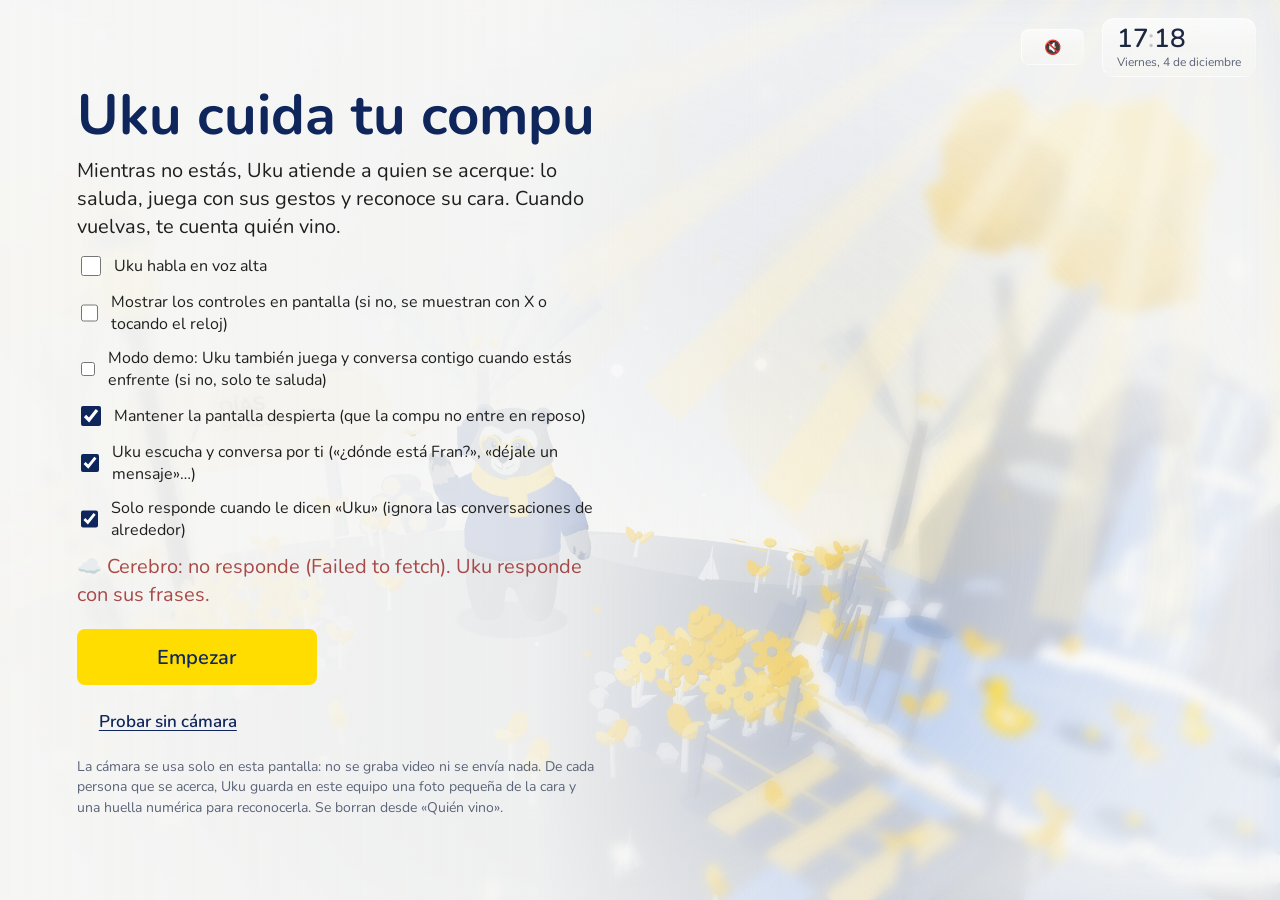
<file: index.html>
<!doctype html>
<html lang="es" data-theme="light">
<head>
  <meta charset="utf-8">
  <meta name="viewport" content="width=device-width, initial-scale=1">
  <title>Uku · asistente de Fran</title>
  <meta name="build" content="__BUILD__">
  <meta name="description" content="Uku es el asistente de Fran. Cuando Fran deja su computadora, Uku atiende por la webcam a quien se acerque, lo reconoce y luego le cuenta a Fran quién vino.">
  <link rel="icon" type="image/svg+xml" href="./icono.svg">
  <link rel="preconnect" href="https://fonts.googleapis.com">
  <link rel="preconnect" href="https://fonts.gstatic.com" crossorigin>
  <link rel="stylesheet" href="https://fonts.googleapis.com/css2?family=Nunito:wght@400;500;600;700&display=swap">
  <link rel="stylesheet" href="./mimo.css?v=__BUILD__">
</head>
<body class="solo-uku">
  <!-- La escena 3D (Uku y su claro) y, encima, los efectos de las reacciones -->
  <div id="escena" class="mimo-escena" aria-hidden="true"></div>
  <!-- Bordes que se funden con el cielo, como un sueño -->
  <div class="mimo-brillo" aria-hidden="true"></div>
  <div class="mimo-rayos" aria-hidden="true"></div>
  <div class="mimo-sueno" aria-hidden="true"></div>
  <canvas id="efectos" class="mimo-efectos" aria-hidden="true"></canvas>

  <!-- Lo que dice Uku -->
  <div id="globo" class="mimo-globo" role="status" aria-live="polite"><p id="globo-t"></p><span class="mimo-globo__puntos" aria-label="Uku está pensando"><i></i><i></i><i></i></span></div>
  <!-- Lo que Uku escuchó (para saber que te entendió) -->
  <p id="oido" class="mimo-oido" aria-live="polite"></p>

  <!-- Arriba: marca, estado y accesos para quien opera -->
  <header class="mimo-top">
    <p id="estado" class="mimo-estado">Despertando a Uku…</p>
    <span id="mic" class="mimo-mic" hidden title="Uku te escucha">🎙️ Te escucho</span>
    <span id="despierto" class="mimo-mic mimo-despierto" hidden>☀️ Pantalla despierta</span>
    <button type="button" id="modo" class="mp-btn mimo-modo" aria-pressed="false">🛡️ Modo guardián</button>
    <button type="button" id="btn-mic" class="mp-btn mimo-btn-mic" aria-pressed="false" title="Micrófono: enciende o apaga lo que Uku escucha (V)">🔇 <span>Micrófono</span></button>
    <div class="mimo-reloj" id="reloj" role="button" tabindex="0" aria-label="Hora y clima. Mostrar u ocultar los controles" title="Mostrar u ocultar los controles (X)">
      <b id="reloj-h" class="mr-hora">--:--</b>
      <span id="reloj-f" class="mr-fecha"></span>
      <span id="reloj-c" class="mr-clima" hidden></span>
    </div>
    <div class="mimo-acciones">
      <button type="button" id="btn-control" class="mp-btn" aria-pressed="false" title="Modo control: lo manejas en tercera persona con las manos o las flechas (K)">🎮 <span>Control</span></button>
      <button type="button" id="btn-espejo" class="mp-btn" aria-pressed="false" title="Modo espejo: Uku imita tu cabeza, tus ojos y tus brazos (E)">🪞 <span>Espejo</span></button>
      <button type="button" id="btn-pajaro" class="mp-btn" aria-pressed="false" title="Vista de pájaro: arrastra para moverte, rueda o pellizco para el zoom (O)">🗺️ <span>Vista</span></button>
      <button type="button" id="btn-ubicar" class="mp-btn mp-btn--icono" aria-label="Volver a Uku" title="Volver a Uku (la cámara lo sigue)">📍</button>
      <button type="button" id="btn-decorar" class="mp-btn" aria-pressed="false" title="Decorar: toca el suelo para poner algo, gíralo o quítalo (8)">🌼 <span>Decorar</span></button>
      <button type="button" id="btn-visitas" class="mp-btn mimo-visitas" aria-label="Quién vino" title="Quién vino (P)">👤 <span>Quién vino</span> <b class="mimo-visitas__n"></b></button>
      <button type="button" id="btn-ayuda" class="mp-btn mp-btn--icono" aria-label="Ayuda y atajos" title="Ayuda (H)">?</button>
    </div>
  </header>

  <!-- A la izquierda: cómo va la descarga de la IA -->
  <aside class="mimo-lateral">
    <section id="descargas" class="mimo-tarjeta mimo-descargas" hidden aria-labelledby="descargas-t">
      <header class="mimo-tarjeta__head"><h2 id="descargas-t">La IA de Uku</h2><button type="button" class="mp-btn mp-btn--icono" data-cerrar aria-label="Ocultar" title="Ocultar (A)">✕</button></header>
      <ul class="md-lista" aria-live="polite"></ul>
      <p class="mimo-tarjeta__nota">Se descarga una vez y queda en la caché del navegador. Todo corre en este equipo.</p>
    </section>
  </aside>

  <!-- Decorar: el aro sobre lo que estás poniendo y la barra para elegir, girar, quitar y confirmar -->
  <div id="decorar-aro" class="mimo-aro" hidden aria-hidden="true"></div>
  <div id="decorar-barra" class="mimo-decorar" hidden role="toolbar" aria-label="Decorar">
    <button type="button" class="mp-btn mp-btn--icono" data-d="antes" aria-label="Otra cosa (anterior)">◀</button>
    <b id="decorar-que">florcitas</b>
    <button type="button" class="mp-btn mp-btn--icono" data-d="despues" aria-label="Otra cosa (siguiente)">▶</button>
    <button type="button" class="mp-btn mp-btn--icono" data-d="girar" aria-label="Girar" title="Girar">↻</button>
    <button type="button" class="mp-btn mp-btn--icono mp-btn--peligro" data-d="quitar" aria-label="Quitar" title="Quitar">🗑</button>
    <button type="button" class="mp-btn mp-btn--primario" data-d="listo" title="Listo">✓</button>
    <span class="mimo-decorar__nota">Toca el suelo para poner · toca algo puesto para elegirlo</span>
  </div>

  <!-- Tu imagen en espejo (para que sepas que Uku te ve) -->
  <div id="camara" class="mimo-camara">
    <video id="video" playsinline muted></video>
    <canvas id="marcas"></canvas>
    <pre id="debug-texto" class="mimo-debug" hidden></pre>
  </div>

  <!-- Qué puedes hacer: se resalta el gesto que Uku acaba de ver -->
  <ul id="pistas" class="mimo-pistas" aria-label="Gestos">
    <li data-g="saludo chao">👋 <span>Saluda</span></li>
    <li data-g="like">👍 <span>Me gusta</span></li>
    <li data-g="ok">👌 <span>OK</span></li>
    <li data-g="globos">✌️ <span>Globos</span></li>
    <li data-g="corazon">🫶 <span>Corazón</span></li>
    <li data-g="tip">☝️ <span>Un consejo</span></li>
    <li data-g="jardin">✊ <span>Jardín</span></li>
    <li data-g="sol">🙌 <span>Sale el sol</span></li>
    <li data-g="fiesta">🤟 <span>Fiesta</span></li>
    <li data-g="fuegos">👍👍 <span>Fuegos</span></li>
    <li data-g="lluvia">👎👎 <span>Lluvia</span></li>
  </ul>

  <!-- Inicio: hace falta un toque para la cámara, la pantalla completa y la voz -->
  <section id="inicio" class="mimo-inicio" aria-labelledby="inicio-t">
    <div class="mimo-inicio__card">
      <h1 id="inicio-t">Uku cuida tu compu</h1>
      <p>Mientras no estás, Uku atiende a quien se acerque: lo saluda, juega con sus gestos y reconoce su cara. Cuando vuelvas, te cuenta quién vino.</p>
      <label class="mp-check"><input type="checkbox" id="opt-voz"> Uku habla en voz alta</label>
      <label class="mp-check" title="Por defecto quedan solo Uku, su globo, el reloj y el clima"><input type="checkbox" id="opt-hud"> Mostrar los controles en pantalla (si no, se muestran con X o tocando el reloj)</label>
      <label class="mp-check" title="Con el modo demo apagado (guardián), cuando estás frente a Uku solo te saluda y sigue en lo suyo"><input type="checkbox" id="opt-demo"> Modo demo: Uku también juega y conversa contigo cuando estás enfrente (si no, solo te saluda)</label>
      <label class="mp-check" title="Evita que la computadora apague la pantalla o entre en reposo mientras Uku cuida"><input type="checkbox" id="opt-despierto" checked> Mantener la pantalla despierta (que la compu no entre en reposo)</label>
      <label class="mp-check"><input type="checkbox" id="opt-mic" checked> Uku escucha y conversa por ti («¿dónde está Fran?», «déjale un mensaje»…)</label>
      <label class="mp-check" title="Para oficinas con ruido: ignora lo que no empiece por «Uku». Después de responderte, te sigue escuchando 25 s sin que repitas su nombre"><input type="checkbox" id="opt-llamada" checked> Solo responde cuando le dicen «Uku» (ignora las conversaciones de alrededor)</label>
      <p class="mp-check mimo-inicio__nube" id="nube-estado">☁️ Cerebro: comprobando…</p>
      <button type="button" id="empezar" class="mp-btn mp-btn--primario">Empezar</button>
      <button type="button" id="sin-camara" class="mp-btn mp-btn--terciario">Probar sin cámara</button>
      <p class="mimo-inicio__nota">La cámara se usa solo en esta pantalla: no se graba video ni se envía nada. De cada persona que se acerca, Uku guarda en este equipo una foto pequeña de la cara y una huella numérica para reconocerla. Se borran desde «Quién vino».</p>
    </div>
  </section>

  <!-- Personas que Uku reconoce -->
  <section id="personas" class="mimo-panel mimo-panel--grande" hidden aria-labelledby="personas-t">
    <header class="mimo-panel__head"><h2 id="personas-t">Quién vino</h2><button type="button" class="mp-btn mp-btn--icono" data-cerrar aria-label="Cerrar">✕</button></header>
    <div class="mp-tabs" role="tablist">
      <button type="button" role="tab" data-tab="visitas">Visitas <b class="mp-n"></b></button>
      <button type="button" role="tab" data-tab="mensajes">Mensajes <b class="mp-n"></b></button>
      <button type="button" role="tab" data-tab="personas">Personas</button>
      <button type="button" role="tab" data-tab="estado">Estado</button>
      <button type="button" role="tab" data-tab="diario">Diario</button>
    </div>
    <div class="mp-cuerpo"></div>
    <p class="mp-nota">Las fotos y las huellas de las caras se guardan solo en este equipo. Nada sale del navegador.</p>
  </section>

  <!-- Ayuda y atajos -->
  <section id="ayuda" class="mimo-panel mimo-panel--ayuda" hidden aria-labelledby="ayuda-t">
    <header class="mimo-panel__head"><h2 id="ayuda-t">Cómo se juega</h2><button type="button" class="mp-btn mp-btn--icono" data-cerrar aria-label="Cerrar">✕</button></header>
    <div class="mp-cols">
      <div>
        <h3>Modo guardián y modo demo</h3>
        <p>En <b>guardián</b> (por defecto) Uku atiende a los demás. Cuando quien está enfrente eres tú (Fran), solo te saluda, te cuenta quién vino y sigue en lo suyo: no reacciona a tus gestos ni te contesta. En <b>demo</b> (botón de arriba o <kbd>N</kbd>) Uku juega y conversa con todos, también contigo.</p>
        <h3>Uku atiende por ti</h3>
        <p>Cuando alguien se acerca, Uku lo reconoce: si lo conoce lo saluda por su nombre; si no, lo anota como visitante. Al volver, Uku te cuenta quién vino y en <kbd>P</kbd> les pones nombre (o los juntas con alguien que ya conoce). Marca «Soy yo» en tu tarjeta para que Uku sepa que eres el dueño.</p>
        <h3>Habla con Uku</h3>
        <p>Uku te escucha (con el reconocimiento del navegador o con Whisper en este equipo) y conversa de lo que sea. Sabe lo que eliges en <kbd>P</kbd> › Estado antes de irte («¿dónde está Fran?», «¿cuándo vuelve?») y guarda los mensajes: «déjale un mensaje» o «dile que…».</p>
        <h3>Uku te recuerda</h3>
        <p>Lo que le cuentas de tu vida lo anota (a qué te dedicas, qué tienes esta semana, cómo estás) y después te pregunta cómo te fue. Al despedirte escribe su diario. Todo está en <kbd>P</kbd> › Diario, donde también puedes borrarlo. Su claro crece con lo que conversan: flores, guayacanes, mariposas, el lago…</p>
        <h3>Tareas por voz</h3>
        <p>Empieza con «Uku…»: «Uku, recuérdame en 10 minutos tomar agua», «Uku, pon un post-it que diga comprar pan», «Uku, qué recordatorios tengo», «Uku, borra los post-its».</p>
        <h3>Cámara y control</h3>
        <p><b>🎮 Control</b> (tecla <kbd>K</kbd>): la cámara se pone detrás de Uku y lo manejas tú: con la mano frente a la cámara (arriba = adelante, abajo = atrás, a un lado = gira) o con las flechas. Suelta y sigue en lo suyo. <b>🗺️ Vista</b> (tecla <kbd>O</kbd>): vista de pájaro; arrastra con el mouse o el dedo para moverte por el claro y usa la rueda o el pellizco para acercar o alejar; Uku sigue en sus cosas. <b>📍</b> vuelve a él. <b>🌼 Decorar</b> (tecla <kbd>8</kbd>): como en Tolan, pones tú las cosas de a una: toca el suelo y aparece lo elegido (florcitas, mata, piedra, arbusto, helecho, guayacán, hongos, farolito, banca); con ◀ ▶ cambias qué, ↻ lo gira, 🗑 lo quita y ✓ lo deja. Se guarda en este equipo. <b>🪞 Espejo</b> (tecla <kbd>E</kbd>): Uku imita tu cabeza, tus ojos y tus brazos, como un Memoji.</p>
        <h3>Más gestos</h3>
        <ul>
          <li>🖕 El dedo del medio: Uku responde con humor (¡no tiene dedos!).</li>
          <li>🤘 Rock · 🤙 Shaka (playa) · 🤏 Un poquito · 3 o 4 dedos quietos.</li>
          <li>✋ Palma quieta: choca esos cinco · 👏 Aplaude · 🙏 Manos juntas.</li>
          <li>😝 Saca la lengua · 😘 Beso · 😉 Guiño · 🥱 Bostezo · 😮 Sorpresa · 😊 Sonríe un buen rato.</li>
          <li>Mueve la cabeza: sí (arriba y abajo) o no (de lado a lado).</li>
          <li>🙏 Manos juntas: Uku suma un día al cartel de «días sin accidentes» (tecla <kbd>B</kbd>).</li>
          <li>❌ Cruza los brazos: hubo un accidente, el cartel vuelve a cero (tecla <kbd>0</kbd>). También con la voz: «un día más», «hubo un accidente», «pon el cartel en 15».</li>
          <li>Levanta una mano, como en clase.</li>
          <li>Di «jugamos» (o tecla <kbd>G</kbd>) y juegas piedra, papel o tijera con la mano.</li>
          <li>Di «guíame» (o tecla <kbd>7</kbd>): Uku se pierde en el bosque y lo traes a casa con la voz («izquierda», «derecha», «sigue», «para») o señalando con la mano.</li>
        </ul>
        <h3>Con el cuerpo</h3>
        <ul>
          <li>👋 Saluda moviendo la mano abierta.</li>
          <li>👍 Me gusta · 👍👍 fuegos artificiales y noche.</li>
          <li>👎 No me gusta · 👎👎 lluvia.</li>
          <li>✌️ Globos · ✌️✌️ confeti · 🤟 fiesta.</li>
          <li>👌 OK · 🫶 corazón con las dos manos.</li>
          <li>☝️ Un consejo de oso · ✊ crece un jardín.</li>
          <li>🙌 Los dos brazos arriba: sale el sol.</li>
        </ul>
        <h3>Palabras de juego</h3>
        <p>"fiesta", "lluvia", "noche", "jardín", "globos", "un consejo".</p>
      </div>
      <div>
        <h3>Teclado (para quien opera)</h3>
        <ul class="mp-teclas">
          <li><kbd>F</kbd> pantalla completa · <kbd>P</kbd> quién vino · <kbd>C</kbd> cámara</li>
          <li><kbd>X</kbd> mostrar u ocultar los controles (por defecto ocultos: quedan el globo de Uku, el reloj y el clima; también tocando el reloj) · <kbd>M</kbd> voz · <kbd>V</kbd> oído (micrófono) · <kbd>A</kbd> descargas de la IA · <kbd>G</kbd> jugar · <kbd>7</kbd> guíame · <kbd>Z</kbd> travesura al azar · <kbd>S</kbd> pantalla despierta · <kbd>N</kbd> modo guardián / demo · <kbd>H</kbd> esta ayuda</li>
          <li><kbd>K</kbd> modo control (tercera persona) · <kbd>O</kbd> vista de pájaro · <kbd>E</kbd> modo espejo · <kbd>D</kbd> depurar la cámara (puntos, gestos, cara, expresiones)</li>
          <li><kbd>←</kbd> <kbd>↑</kbd> <kbd>→</kbd> <kbd>↓</kbd> manejar a Uku por su claro (al soltar, sigue paseando)</li>
          <li><kbd>1</kbd>–<kbd>6</kbd> día, atardecer, noche, lluvia, fiesta, jardín</li>
          <li><kbd>Q</kbd> 👍 · <kbd>W</kbd> ✌️ · <kbd>E</kbd> 🫶 · <kbd>R</kbd> 👌 · <kbd>Y</kbd> 👋 · <kbd>U</kbd> 🙌</li>
          <li><kbd>I</kbd> ✊ · <kbd>O</kbd> 🤟 · <kbd>J</kbd> fuegos · <kbd>K</kbd> lluvia · <kbd>L</kbd> confeti · <kbd>T</kbd> consejo</li>
        </ul>
      </div>
    </div>
  </section>

  <script src="./assets/clima.js?v=__BUILD__"></script>
  <script type="module" src="./mimo.js?v=__BUILD__"></script>
</body>
</html>
</file>
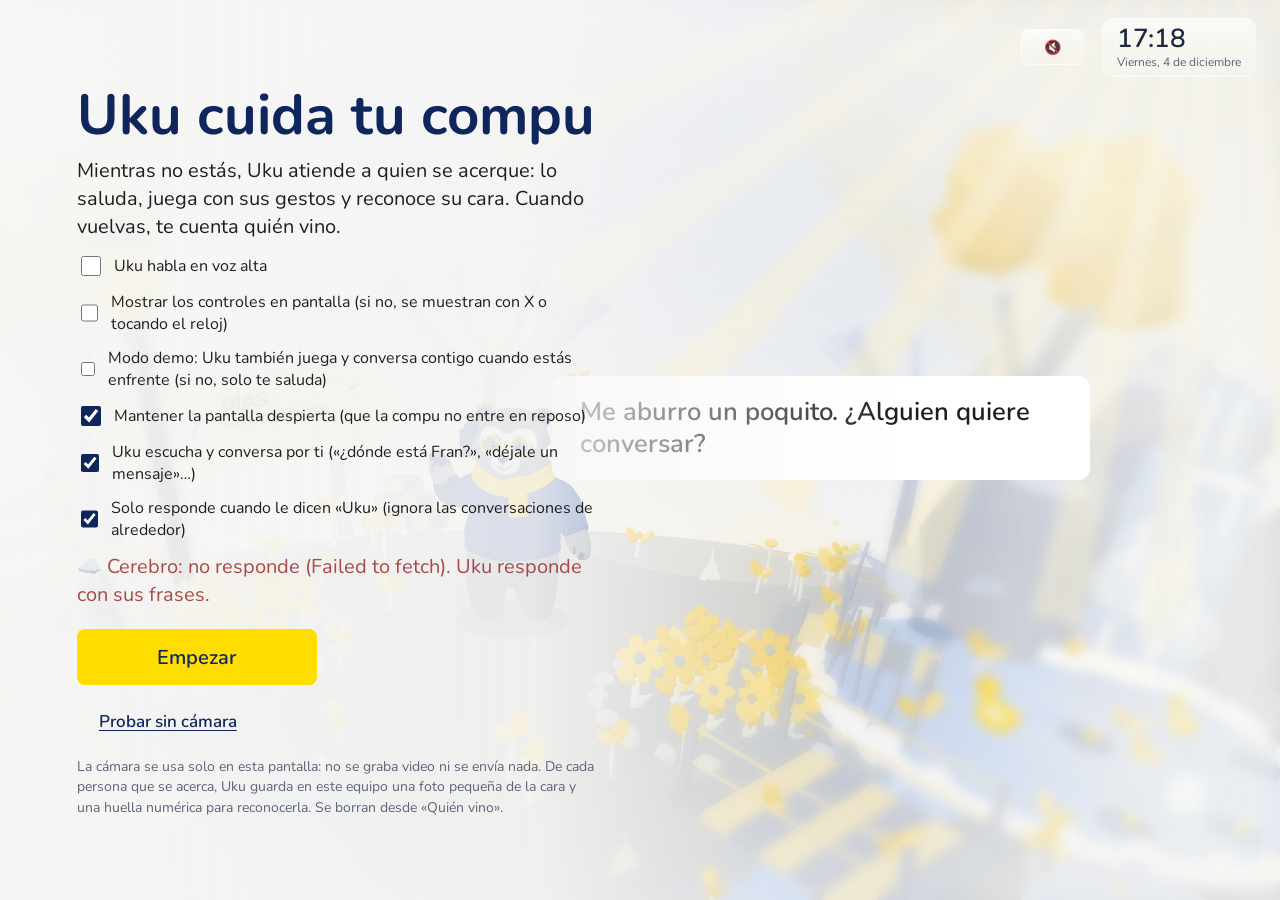
<file: macos/asistoso/Web.bundle/index.html>
<!doctype html>
<html lang="es" data-theme="light">
<head>
  <meta charset="utf-8">
  <meta name="viewport" content="width=device-width, initial-scale=1">
  <title>Uku · asistente de Fran</title>
  <meta name="build" content="__BUILD__">
  <meta name="description" content="Uku es el asistente de Fran. Cuando Fran deja su computadora, Uku atiende por la webcam a quien se acerque, lo reconoce y luego le cuenta a Fran quién vino.">
  <link rel="icon" type="image/svg+xml" href="./icono.svg">
  <link rel="preconnect" href="https://fonts.googleapis.com">
  <link rel="preconnect" href="https://fonts.gstatic.com" crossorigin>
  <link rel="stylesheet" href="https://fonts.googleapis.com/css2?family=Nunito:wght@400;500;600;700&display=swap">
  <link rel="stylesheet" href="./mimo.css?v=__BUILD__">
</head>
<body class="solo-uku">
  <!-- La escena 3D (Uku y su claro) y, encima, los efectos de las reacciones -->
  <div id="escena" class="mimo-escena" aria-hidden="true"></div>
  <!-- Bordes que se funden con el cielo, como un sueño -->
  <div class="mimo-brillo" aria-hidden="true"></div>
  <div class="mimo-rayos" aria-hidden="true"></div>
  <div class="mimo-sueno" aria-hidden="true"></div>
  <canvas id="efectos" class="mimo-efectos" aria-hidden="true"></canvas>

  <!-- Lo que dice Uku -->
  <div id="globo" class="mimo-globo" role="status" aria-live="polite"><p id="globo-t"></p><span class="mimo-globo__puntos" aria-label="Uku está pensando"><i></i><i></i><i></i></span></div>
  <!-- Lo que Uku escuchó (para saber que te entendió) -->
  <p id="oido" class="mimo-oido" aria-live="polite"></p>

  <!-- Arriba: marca, estado y accesos para quien opera -->
  <header class="mimo-top">
    <p id="estado" class="mimo-estado">Despertando a Uku…</p>
    <span id="mic" class="mimo-mic" hidden title="Uku te escucha">🎙️ Te escucho</span>
    <span id="despierto" class="mimo-mic mimo-despierto" hidden>☀️ Pantalla despierta</span>
    <button type="button" id="modo" class="mp-btn mimo-modo" aria-pressed="false">🛡️ Modo guardián</button>
    <button type="button" id="btn-mic" class="mp-btn mimo-btn-mic" aria-pressed="false" title="Micrófono: enciende o apaga lo que Uku escucha (V)">🔇 <span>Micrófono</span></button>
    <div class="mimo-reloj" id="reloj" role="button" tabindex="0" aria-label="Hora y clima. Mostrar u ocultar los controles" title="Mostrar u ocultar los controles (X)">
      <b id="reloj-h" class="mr-hora">--:--</b>
      <span id="reloj-f" class="mr-fecha"></span>
      <span id="reloj-c" class="mr-clima" hidden></span>
    </div>
    <div class="mimo-acciones">
      <button type="button" id="btn-control" class="mp-btn" aria-pressed="false" title="Modo control: lo manejas en tercera persona con las manos o las flechas (K)">🎮 <span>Control</span></button>
      <button type="button" id="btn-espejo" class="mp-btn" aria-pressed="false" title="Modo espejo: Uku imita tu cabeza, tus ojos y tus brazos (E)">🪞 <span>Espejo</span></button>
      <button type="button" id="btn-pajaro" class="mp-btn" aria-pressed="false" title="Vista de pájaro: arrastra para moverte, rueda o pellizco para el zoom (O)">🗺️ <span>Vista</span></button>
      <button type="button" id="btn-ubicar" class="mp-btn mp-btn--icono" aria-label="Volver a Uku" title="Volver a Uku (la cámara lo sigue)">📍</button>
      <button type="button" id="btn-decorar" class="mp-btn" aria-pressed="false" title="Decorar: toca el suelo para poner algo, gíralo o quítalo (8)">🌼 <span>Decorar</span></button>
      <button type="button" id="btn-visitas" class="mp-btn mimo-visitas" aria-label="Quién vino" title="Quién vino (P)">👤 <span>Quién vino</span> <b class="mimo-visitas__n"></b></button>
      <button type="button" id="btn-ayuda" class="mp-btn mp-btn--icono" aria-label="Ayuda y atajos" title="Ayuda (H)">?</button>
    </div>
  </header>

  <!-- A la izquierda: cómo va la descarga de la IA -->
  <aside class="mimo-lateral">
    <section id="descargas" class="mimo-tarjeta mimo-descargas" hidden aria-labelledby="descargas-t">
      <header class="mimo-tarjeta__head"><h2 id="descargas-t">La IA de Uku</h2><button type="button" class="mp-btn mp-btn--icono" data-cerrar aria-label="Ocultar" title="Ocultar (A)">✕</button></header>
      <ul class="md-lista" aria-live="polite"></ul>
      <p class="mimo-tarjeta__nota">Se descarga una vez y queda en la caché del navegador. Todo corre en este equipo.</p>
    </section>
  </aside>

  <!-- Decorar: el aro sobre lo que estás poniendo y la barra para elegir, girar, quitar y confirmar -->
  <div id="decorar-aro" class="mimo-aro" hidden aria-hidden="true"></div>
  <div id="decorar-barra" class="mimo-decorar" hidden role="toolbar" aria-label="Decorar">
    <button type="button" class="mp-btn mp-btn--icono" data-d="antes" aria-label="Otra cosa (anterior)">◀</button>
    <b id="decorar-que">florcitas</b>
    <button type="button" class="mp-btn mp-btn--icono" data-d="despues" aria-label="Otra cosa (siguiente)">▶</button>
    <button type="button" class="mp-btn mp-btn--icono" data-d="girar" aria-label="Girar" title="Girar">↻</button>
    <button type="button" class="mp-btn mp-btn--icono mp-btn--peligro" data-d="quitar" aria-label="Quitar" title="Quitar">🗑</button>
    <button type="button" class="mp-btn mp-btn--primario" data-d="listo" title="Listo">✓</button>
    <span class="mimo-decorar__nota">Toca el suelo para poner · toca algo puesto para elegirlo</span>
  </div>

  <!-- Tu imagen en espejo (para que sepas que Uku te ve) -->
  <div id="camara" class="mimo-camara">
    <video id="video" playsinline muted></video>
    <canvas id="marcas"></canvas>
    <pre id="debug-texto" class="mimo-debug" hidden></pre>
  </div>

  <!-- Qué puedes hacer: se resalta el gesto que Uku acaba de ver -->
  <ul id="pistas" class="mimo-pistas" aria-label="Gestos">
    <li data-g="saludo chao">👋 <span>Saluda</span></li>
    <li data-g="like">👍 <span>Me gusta</span></li>
    <li data-g="ok">👌 <span>OK</span></li>
    <li data-g="globos">✌️ <span>Globos</span></li>
    <li data-g="corazon">🫶 <span>Corazón</span></li>
    <li data-g="tip">☝️ <span>Un consejo</span></li>
    <li data-g="jardin">✊ <span>Jardín</span></li>
    <li data-g="sol">🙌 <span>Sale el sol</span></li>
    <li data-g="fiesta">🤟 <span>Fiesta</span></li>
    <li data-g="fuegos">👍👍 <span>Fuegos</span></li>
    <li data-g="lluvia">👎👎 <span>Lluvia</span></li>
  </ul>

  <!-- Inicio: hace falta un toque para la cámara, la pantalla completa y la voz -->
  <section id="inicio" class="mimo-inicio" aria-labelledby="inicio-t">
    <div class="mimo-inicio__card">
      <h1 id="inicio-t">Uku cuida tu compu</h1>
      <p>Mientras no estás, Uku atiende a quien se acerque: lo saluda, juega con sus gestos y reconoce su cara. Cuando vuelvas, te cuenta quién vino.</p>
      <label class="mp-check"><input type="checkbox" id="opt-voz"> Uku habla en voz alta</label>
      <label class="mp-check" title="Por defecto quedan solo Uku, su globo, el reloj y el clima"><input type="checkbox" id="opt-hud"> Mostrar los controles en pantalla (si no, se muestran con X o tocando el reloj)</label>
      <label class="mp-check" title="Con el modo demo apagado (guardián), cuando estás frente a Uku solo te saluda y sigue en lo suyo"><input type="checkbox" id="opt-demo"> Modo demo: Uku también juega y conversa contigo cuando estás enfrente (si no, solo te saluda)</label>
      <label class="mp-check" title="Evita que la computadora apague la pantalla o entre en reposo mientras Uku cuida"><input type="checkbox" id="opt-despierto" checked> Mantener la pantalla despierta (que la compu no entre en reposo)</label>
      <label class="mp-check"><input type="checkbox" id="opt-mic" checked> Uku escucha y conversa por ti («¿dónde está Fran?», «déjale un mensaje»…)</label>
      <label class="mp-check" title="Para oficinas con ruido: ignora lo que no empiece por «Uku». Después de responderte, te sigue escuchando 25 s sin que repitas su nombre"><input type="checkbox" id="opt-llamada" checked> Solo responde cuando le dicen «Uku» (ignora las conversaciones de alrededor)</label>
      <p class="mp-check mimo-inicio__nube" id="nube-estado">☁️ Cerebro: comprobando…</p>
      <button type="button" id="empezar" class="mp-btn mp-btn--primario">Empezar</button>
      <button type="button" id="sin-camara" class="mp-btn mp-btn--terciario">Probar sin cámara</button>
      <p class="mimo-inicio__nota">La cámara se usa solo en esta pantalla: no se graba video ni se envía nada. De cada persona que se acerca, Uku guarda en este equipo una foto pequeña de la cara y una huella numérica para reconocerla. Se borran desde «Quién vino».</p>
    </div>
  </section>

  <!-- Personas que Uku reconoce -->
  <section id="personas" class="mimo-panel mimo-panel--grande" hidden aria-labelledby="personas-t">
    <header class="mimo-panel__head"><h2 id="personas-t">Quién vino</h2><button type="button" class="mp-btn mp-btn--icono" data-cerrar aria-label="Cerrar">✕</button></header>
    <div class="mp-tabs" role="tablist">
      <button type="button" role="tab" data-tab="visitas">Visitas <b class="mp-n"></b></button>
      <button type="button" role="tab" data-tab="mensajes">Mensajes <b class="mp-n"></b></button>
      <button type="button" role="tab" data-tab="personas">Personas</button>
      <button type="button" role="tab" data-tab="estado">Estado</button>
      <button type="button" role="tab" data-tab="diario">Diario</button>
    </div>
    <div class="mp-cuerpo"></div>
    <p class="mp-nota">Las fotos y las huellas de las caras se guardan solo en este equipo. Nada sale del navegador.</p>
  </section>

  <!-- Ayuda y atajos -->
  <section id="ayuda" class="mimo-panel mimo-panel--ayuda" hidden aria-labelledby="ayuda-t">
    <header class="mimo-panel__head"><h2 id="ayuda-t">Cómo se juega</h2><button type="button" class="mp-btn mp-btn--icono" data-cerrar aria-label="Cerrar">✕</button></header>
    <div class="mp-cols">
      <div>
        <h3>Modo guardián y modo demo</h3>
        <p>En <b>guardián</b> (por defecto) Uku atiende a los demás. Cuando quien está enfrente eres tú (Fran), solo te saluda, te cuenta quién vino y sigue en lo suyo: no reacciona a tus gestos ni te contesta. En <b>demo</b> (botón de arriba o <kbd>N</kbd>) Uku juega y conversa con todos, también contigo.</p>
        <h3>Uku atiende por ti</h3>
        <p>Cuando alguien se acerca, Uku lo reconoce: si lo conoce lo saluda por su nombre; si no, lo anota como visitante. Al volver, Uku te cuenta quién vino y en <kbd>P</kbd> les pones nombre (o los juntas con alguien que ya conoce). Marca «Soy yo» en tu tarjeta para que Uku sepa que eres el dueño.</p>
        <h3>Habla con Uku</h3>
        <p>Uku te escucha (con el reconocimiento del navegador o con Whisper en este equipo) y conversa de lo que sea. Sabe lo que eliges en <kbd>P</kbd> › Estado antes de irte («¿dónde está Fran?», «¿cuándo vuelve?») y guarda los mensajes: «déjale un mensaje» o «dile que…».</p>
        <h3>Uku te recuerda</h3>
        <p>Lo que le cuentas de tu vida lo anota (a qué te dedicas, qué tienes esta semana, cómo estás) y después te pregunta cómo te fue. Al despedirte escribe su diario. Todo está en <kbd>P</kbd> › Diario, donde también puedes borrarlo. Su claro crece con lo que conversan: flores, guayacanes, mariposas, el lago…</p>
        <h3>Tareas por voz</h3>
        <p>Empieza con «Uku…»: «Uku, recuérdame en 10 minutos tomar agua», «Uku, pon un post-it que diga comprar pan», «Uku, qué recordatorios tengo», «Uku, borra los post-its».</p>
        <h3>Cámara y control</h3>
        <p><b>🎮 Control</b> (tecla <kbd>K</kbd>): la cámara se pone detrás de Uku y lo manejas tú: con la mano frente a la cámara (arriba = adelante, abajo = atrás, a un lado = gira) o con las flechas. Suelta y sigue en lo suyo. <b>🗺️ Vista</b> (tecla <kbd>O</kbd>): vista de pájaro; arrastra con el mouse o el dedo para moverte por el claro y usa la rueda o el pellizco para acercar o alejar; Uku sigue en sus cosas. <b>📍</b> vuelve a él. <b>🌼 Decorar</b> (tecla <kbd>8</kbd>): como en Tolan, pones tú las cosas de a una: toca el suelo y aparece lo elegido (florcitas, mata, piedra, arbusto, helecho, guayacán, hongos, farolito, banca); con ◀ ▶ cambias qué, ↻ lo gira, 🗑 lo quita y ✓ lo deja. Se guarda en este equipo. <b>🪞 Espejo</b> (tecla <kbd>E</kbd>): Uku imita tu cabeza, tus ojos y tus brazos, como un Memoji.</p>
        <h3>Más gestos</h3>
        <ul>
          <li>🖕 El dedo del medio: Uku responde con humor (¡no tiene dedos!).</li>
          <li>🤘 Rock · 🤙 Shaka (playa) · 🤏 Un poquito · 3 o 4 dedos quietos.</li>
          <li>✋ Palma quieta: choca esos cinco · 👏 Aplaude · 🙏 Manos juntas.</li>
          <li>😝 Saca la lengua · 😘 Beso · 😉 Guiño · 🥱 Bostezo · 😮 Sorpresa · 😊 Sonríe un buen rato.</li>
          <li>Mueve la cabeza: sí (arriba y abajo) o no (de lado a lado).</li>
          <li>🙏 Manos juntas: Uku suma un día al cartel de «días sin accidentes» (tecla <kbd>B</kbd>).</li>
          <li>❌ Cruza los brazos: hubo un accidente, el cartel vuelve a cero (tecla <kbd>0</kbd>). También con la voz: «un día más», «hubo un accidente», «pon el cartel en 15».</li>
          <li>Levanta una mano, como en clase.</li>
          <li>Di «jugamos» (o tecla <kbd>G</kbd>) y juegas piedra, papel o tijera con la mano.</li>
          <li>Di «guíame» (o tecla <kbd>7</kbd>): Uku se pierde en el bosque y lo traes a casa con la voz («izquierda», «derecha», «sigue», «para») o señalando con la mano.</li>
        </ul>
        <h3>Con el cuerpo</h3>
        <ul>
          <li>👋 Saluda moviendo la mano abierta.</li>
          <li>👍 Me gusta · 👍👍 fuegos artificiales y noche.</li>
          <li>👎 No me gusta · 👎👎 lluvia.</li>
          <li>✌️ Globos · ✌️✌️ confeti · 🤟 fiesta.</li>
          <li>👌 OK · 🫶 corazón con las dos manos.</li>
          <li>☝️ Un consejo de oso · ✊ crece un jardín.</li>
          <li>🙌 Los dos brazos arriba: sale el sol.</li>
        </ul>
        <h3>Palabras de juego</h3>
        <p>"fiesta", "lluvia", "noche", "jardín", "globos", "un consejo".</p>
      </div>
      <div>
        <h3>Teclado (para quien opera)</h3>
        <ul class="mp-teclas">
          <li><kbd>F</kbd> pantalla completa · <kbd>P</kbd> quién vino · <kbd>C</kbd> cámara</li>
          <li><kbd>X</kbd> mostrar u ocultar los controles (por defecto ocultos: quedan el globo de Uku, el reloj y el clima; también tocando el reloj) · <kbd>M</kbd> voz · <kbd>V</kbd> oído (micrófono) · <kbd>A</kbd> descargas de la IA · <kbd>G</kbd> jugar · <kbd>7</kbd> guíame · <kbd>Z</kbd> travesura al azar · <kbd>S</kbd> pantalla despierta · <kbd>N</kbd> modo guardián / demo · <kbd>H</kbd> esta ayuda</li>
          <li><kbd>K</kbd> modo control (tercera persona) · <kbd>O</kbd> vista de pájaro · <kbd>E</kbd> modo espejo · <kbd>D</kbd> depurar la cámara (puntos, gestos, cara, expresiones)</li>
          <li><kbd>←</kbd> <kbd>↑</kbd> <kbd>→</kbd> <kbd>↓</kbd> manejar a Uku por su claro (al soltar, sigue paseando)</li>
          <li><kbd>1</kbd>–<kbd>6</kbd> día, atardecer, noche, lluvia, fiesta, jardín</li>
          <li><kbd>Q</kbd> 👍 · <kbd>W</kbd> ✌️ · <kbd>E</kbd> 🫶 · <kbd>R</kbd> 👌 · <kbd>Y</kbd> 👋 · <kbd>U</kbd> 🙌</li>
          <li><kbd>I</kbd> ✊ · <kbd>O</kbd> 🤟 · <kbd>J</kbd> fuegos · <kbd>K</kbd> lluvia · <kbd>L</kbd> confeti · <kbd>T</kbd> consejo</li>
        </ul>
      </div>
    </div>
  </section>

  <script src="./nativo.js?v=__BUILD__"></script>
  <script src="./assets/clima.js?v=__BUILD__"></script>
  <script type="module" src="./mimo.js?v=__BUILD__"></script>
</body>
</html>
</file>
<file: mimo.css>
/* Uku: pantalla completa de escritorio. Tamaños grandes porque se lee a
   1–3 m de la pantalla. Radios: botones 8, contenedores 12, paneles 16.
   Sin sombras. */
*, *::before, *::after { box-sizing: border-box; }
:root {
  --fuente: 'Nunito', -apple-system, 'Segoe UI', Roboto, sans-serif;
  --radio-sm: 8px; --radio-md: 12px; --radio-lg: 16px;
  --texto: #1f1f1f; --texto-2: #5b6478; --texto-fuerte: #0f265c;
  --acento: #ffdd00; --acento-hover: #f5d400; --foco: #2c4f9e;
  --superficie: #f2f3f5; --error-fondo: #fdecec; --error-texto: #b3261e;
}
html, body { margin: 0; height: 100%; overflow: hidden; background: #f6f6f5; }
body {
  font-family: var(--fuente);
  color: var(--texto);
  -webkit-font-smoothing: antialiased;
}
body.sin-cursor, body.sin-cursor * { cursor: none !important; }

.mimo-escena, .mimo-efectos { position: fixed; inset: 0; width: 100%; height: 100%; }
.mimo-escena canvas { position: relative; z-index: 1; display: block; width: 100%; height: 100%; }
/* El cielo va detrás del lienzo de bosque3d (transparente); cambia de color suave entre entornos */
@property --cielo0 { syntax: '<color>'; inherits: true; initial-value: #c9d3e6; }
@property --cielo1 { syntax: '<color>'; inherits: true; initial-value: #f6f6f5; }
body { transition: --cielo0 1.5s ease, --cielo1 1.5s ease; }
.mimo-escena { background: linear-gradient(180deg, var(--cielo0) 0%, var(--cielo1) 62%); }
.mimo-estrellas, .mimo-luces { position: absolute; inset: 0; pointer-events: none; opacity: 0; transition: opacity 1.5s ease; }
.mimo-estrellas.is-on, .mimo-luces.is-on { opacity: 1; }
.mimo-estrellas {
  background-image:
    radial-gradient(1.6px 1.6px at 12% 18%, #fff 50%, transparent 52%), radial-gradient(1.4px 1.4px at 27% 9%, #ffe680 50%, transparent 52%),
    radial-gradient(1.8px 1.8px at 41% 22%, #fff 50%, transparent 52%), radial-gradient(1.2px 1.2px at 58% 12%, #fff 50%, transparent 52%),
    radial-gradient(1.6px 1.6px at 69% 27%, #ffe680 50%, transparent 52%), radial-gradient(1.4px 1.4px at 83% 15%, #fff 50%, transparent 52%),
    radial-gradient(1.2px 1.2px at 92% 31%, #fff 50%, transparent 52%), radial-gradient(1.4px 1.4px at 6% 34%, #fff 50%, transparent 52%),
    radial-gradient(1.2px 1.2px at 35% 33%, #fff 50%, transparent 52%), radial-gradient(1.6px 1.6px at 50% 5%, #ffe680 50%, transparent 52%);
  animation: titilar 4s ease-in-out infinite alternate;
}
@keyframes titilar { to { filter: brightness(.6); } }
/* Fiesta: manchas de luz amarilla que se mueven sobre el mundo */
.mimo-luces { z-index: 2; mix-blend-mode: screen;
  background: radial-gradient(28vmax 22vmax at 20% 70%, rgb(255 221 0 / .22), transparent 70%), radial-gradient(24vmax 18vmax at 78% 60%, rgb(255 230 128 / .2), transparent 70%);
  background-size: 200% 200%; animation: luces 6s ease-in-out infinite alternate; }
@keyframes luces { from { background-position: 0% 0%; } to { background-position: 100% 60%; } }
/* De noche la página pasa a tema oscuro (bosque3d lo usa para su paleta): la interfaz conserva sus colores claros */
.mimo-globo, .mimo-top, .mimo-pistas, .mimo-panel, .mimo-inicio { color: var(--texto); }
.mimo-efectos { pointer-events: none; z-index: 5; } /* encima de todo menos los paneles: las reacciones se ven sobre el globo y la barra */

/* ---------- Globo de Uku ---------- */
.mimo-globo {
  position: fixed; left: 0; top: 0; z-index: 3; max-width: min(560px, 42vw);
  padding: 20px 28px; border-radius: var(--radio-md);
  background: #ffffff; color: var(--texto);
  opacity: 0; pointer-events: none; transition: opacity .25s ease;
}
.mimo-globo::after { /* colita hacia Uku (abajo a la izquierda) */
  content: ''; position: absolute; left: -10px; bottom: 18px;
  border: 10px solid transparent; border-right-color: #ffffff; border-left: 0;
}
.mimo-globo p { margin: 0; font-size: clamp(22px, 2vw, 34px); line-height: 1.25; font-weight: 600; }
.mimo-globo.is-visible { opacity: 1; animation: globo .35s cubic-bezier(.32, .72, 0, 1); }
@keyframes globo { from { opacity: 0; scale: .92; } }

/* ---------- Barra superior ---------- */
.mimo-top {
  position: fixed; top: 0; left: 0; right: 0; z-index: 4;
  display: flex; align-items: center; gap: 16px; padding: 20px 28px;
}
.mimo-estado {
  margin: 0; padding: 6px 14px; border-radius: var(--radio-sm);
  background: rgb(255 255 255 / .8); font-size: 16px; font-weight: 600;
}
.mimo-estado[data-tipo="ok"]::before { content: ''; display: inline-block; width: 10px; height: 10px; margin-right: 8px; border-radius: 50%; background: #2e9d4a; vertical-align: middle; }
.mimo-estado[data-tipo="error"] { background: var(--error-fondo); color: var(--error-texto); }
.mimo-mic { padding: 6px 12px; border-radius: var(--radio-sm); background: rgb(255 255 255 / .8); font-size: 15px; font-weight: 600; }
.mimo-mic[hidden] { display: none; }
.mimo-acciones { margin-left: auto; display: flex; gap: 8px; opacity: .55; transition: opacity .2s; }
.mimo-acciones:hover { opacity: 1; }

/* ---------- Cámara en espejo ---------- */
.mimo-camara {
  position: fixed; right: 28px; bottom: 112px; z-index: 4; width: 240px; aspect-ratio: 16 / 9;
  border-radius: var(--radio-md); overflow: hidden; background: #1b2a4e;
  opacity: 0; transition: opacity .3s;
}
body.con-camara .mimo-camara { opacity: .92; }
body.sin-pip .mimo-camara { opacity: 0; }
body.debug .mimo-camara { width: 420px; opacity: 1; }
.mimo-camara video, .mimo-camara canvas { position: absolute; inset: 0; width: 100%; height: 100%; object-fit: cover; }
.mimo-camara video { transform: scaleX(-1); }
/* Depurar (tecla D): el texto con lo que entiende la cámara, bajo el video */
.mimo-debug { position: absolute; left: 0; right: 0; bottom: 0; margin: 0; padding: 8px 10px; background: rgb(15 38 92 / .78); color: #fff; font: 500 12px/1.45 ui-monospace, Menlo, Consolas, monospace; white-space: pre-wrap; pointer-events: none; }
.mimo-top .mp-btn[aria-pressed="true"] { background: var(--texto-fuerte); color: #fff; }
body.vista-pajaro .mimo-sueno, body.vista-pajaro .mimo-brillo, body.vista-pajaro .mimo-rayos { display: none; }
/* Lejos del todo, el planeta flota en el espacio: cielo azul noche plano (sin degradado, como el resto del dibujo) con estrellas */
body.espacio .mimo-escena { background: #2b3470; }
body.espacio .mimo-estrellas { opacity: 1; }
/* Decorar: el aro punteado sobre lo que se está poniendo (como en Tolan) y la barra de abajo */
.mimo-aro { position: fixed; z-index: 6; width: 120px; height: 120px; margin: -60px 0 0 -60px; border: 3px dotted #fff; border-radius: 50%; pointer-events: none; filter: drop-shadow(0 0 2px rgb(15 38 92 / .6)); }
.mimo-aro[hidden] { display: none; }
.mimo-decorar { position: fixed; left: 50%; bottom: 36px; z-index: 7; transform: translateX(-50%); display: flex; align-items: center; gap: 8px; padding: 10px 14px; border-radius: var(--radio-lg); background: rgb(255 255 255 / .94); color: var(--texto); }
.mimo-decorar[hidden] { display: none; }
.mimo-decorar b { min-width: 90px; text-align: center; font-size: 16px; }
.mimo-decorar .mp-btn--icono { width: 40px; min-height: 40px; }
.mimo-decorar__nota { margin-left: 8px; font-size: 13px; color: var(--texto-2); }
body.decorando .mimo-pistas { display: none; }

/* ---------- Pistas de gestos ---------- */
.mimo-pistas {
  position: fixed; left: 50%; bottom: 24px; transform: translateX(-50%); z-index: 4;
  display: flex; flex-wrap: wrap; justify-content: center; gap: 8px; width: max-content; max-width: calc(100vw - 48px);
  margin: 0; padding: 0; list-style: none;
}
.mimo-pistas li {
  display: flex; align-items: center; gap: 6px; padding: 8px 14px; border-radius: var(--radio-sm);
  background: rgb(255 255 255 / .82); font-size: 22px; line-height: 1;
  transition: background-color .3s, transform .3s cubic-bezier(.32, .72, 0, 1);
}
.mimo-pistas li span { font-size: 15px; font-weight: 600; }
.mimo-pistas li.is-on { animation: pista 1.6s cubic-bezier(.32, .72, 0, 1); }
@keyframes pista { 0%, 60% { background: #ffdd00; transform: translateY(-6px) scale(1.08); } }
body:not(.hay-alguien) .mimo-pistas { opacity: .75; }

/* ---------- Botones ---------- */
.mp-btn {
  display: inline-flex; align-items: center; justify-content: center; gap: 8px; min-height: 48px; padding: 0 22px;
  border: 0; border-radius: var(--radio-sm); font: inherit; font-size: 17px; font-weight: 600; cursor: pointer;
}
.mp-btn--primario { background: var(--acento); color: var(--texto-fuerte); }
.mp-btn--primario:hover { background: var(--acento-hover); }
.mp-btn--primario:disabled { opacity: .55; cursor: default; }
.mp-btn--terciario { background: transparent; color: var(--texto-fuerte); text-decoration: underline; text-underline-offset: 3px; }
.mp-btn--icono { width: 44px; min-height: 44px; padding: 0; background: rgb(255 255 255 / .85); font-size: 20px; }
.mp-btn:focus-visible { outline: 3px solid var(--foco); outline-offset: 2px; }

/* ---------- Inicio ---------- */
.mimo-inicio {
  position: fixed; inset: 0; z-index: 10; display: flex; padding: 0 6vw; overflow-y: auto;
  background: linear-gradient(90deg, rgb(246 246 245 / .96) 0%, rgb(246 246 245 / .86) 42%, rgb(246 246 245 / 0) 70%);
  transition: opacity .5s ease;
}
.mimo-inicio.is-oculto { opacity: 0; pointer-events: none; }
.mimo-inicio__card { display: flex; flex-direction: column; align-items: flex-start; gap: 12px; max-width: 520px; margin: auto 0; padding: 28px 0; } /* margin auto: centrada si cabe, con scroll si no */
.mimo-inicio h1 { margin: 4px 0 0; font-size: clamp(40px, 4.4vw, 64px); line-height: 1.05; font-weight: 700; color: var(--texto-fuerte); }
.mimo-inicio p { margin: 0; font-size: 20px; line-height: 1.4; }
.mimo-inicio .mp-btn--primario { min-width: 240px; min-height: 56px; font-size: 20px; margin-top: 8px; }
.mimo-inicio__nota { font-size: 14px !important; line-height: 1.45 !important; color: var(--texto-2); }
.mp-check { display: flex; align-items: center; gap: 10px; font-size: 16px; cursor: pointer; }
.mp-check input { width: 20px; height: 20px; accent-color: #0f265c; }
body:not(.lista) .mimo-inicio .mp-btn--primario { opacity: .6; }

/* ---------- Paneles (personas, ayuda) ---------- */
.mimo-panel {
  position: fixed; top: var(--techo, 84px); right: 28px; z-index: 6; width: min(440px, calc(100vw - 56px)); max-height: calc(100vh - var(--techo, 84px) - 36px); overflow: auto;
  display: flex; flex-direction: column; gap: 14px; padding: 24px; border-radius: var(--radio-lg); background: #ffffff;
}
.mimo-panel[hidden] { display: none; }
.mimo-panel--ayuda { left: 50%; right: auto; transform: translateX(-50%); width: min(980px, calc(100vw - 56px)); }
.mimo-panel__head { display: flex; align-items: center; justify-content: space-between; }
.mimo-panel h2 { margin: 0; font-size: 26px; }
.mimo-panel h3 { margin: 12px 0 6px; font-size: 18px; }
.mimo-panel p, .mimo-panel li { margin: 0; font-size: 16px; line-height: 1.5; }
.mimo-panel ul { margin: 0; padding-left: 20px; display: flex; flex-direction: column; gap: 4px; }
.mimo-panel .mp-btn--icono { background: var(--superficie); }
.mp-cols { display: grid; grid-template-columns: 1fr 1fr; gap: 32px; }
.mp-teclas { list-style: none; padding: 0 !important; }
kbd { display: inline-block; min-width: 26px; padding: 2px 6px; border-radius: 6px; background: #eef0f4; font: 600 14px/20px ui-monospace, monospace; text-align: center; }
.mp-form { display: flex; gap: 8px; }
.mp-form input { flex: 1; min-height: 48px; padding: 0 14px; border: 1px solid #c8ced8; border-radius: var(--radio-sm); font: inherit; font-size: 17px; }
.mp-msj { min-height: 24px; font-weight: 600; }
.mp-lista { display: flex; flex-direction: column; gap: 6px; }
.mp-fila { display: flex; align-items: center; justify-content: space-between; padding: 6px 6px 6px 14px; border-radius: var(--radio-md); background: var(--superficie); font-size: 17px; font-weight: 600; }
.mp-h3 { margin: 10px 0 0; font-size: 16px; font-weight: 700; color: var(--texto-fuerte); }
.mp-diario b { font-weight: 500; font-style: italic; line-height: 1.4; }
.mp-hechos { margin: 0; padding: 0; list-style: none; display: flex; flex-direction: column; gap: 6px; }
.mp-hechos li { display: flex; align-items: center; gap: 10px; padding: 8px 8px 8px 14px; border-radius: var(--radio-md); background: #f6f7f9; font-size: 15px; }
.mp-hechos li span { flex: 1; }
.mp-hechos li small { color: var(--texto-2); font-size: 13px; white-space: nowrap; }
.mp-vacio, .mp-nota { color: var(--texto-2); font-size: 14px !important; }

@media (prefers-reduced-motion: reduce) { .mimo-globo.is-visible, .mimo-pistas li.is-on { animation: none; } }

/* Entornos oscuros: logo blanco y textos claros sobre el cielo */

/* Sueño: los bordes se desenfocan y se funden con el color del cielo (--sueno lo pone la escena) */
.mimo-sueno {
  position: fixed; inset: 0; z-index: 1; pointer-events: none;
  /* El foco es Uku (--ux, --uy los pone mimo.js cada cuadro): alrededor, el mundo se desenfoca y se funde con el cielo */
  background: radial-gradient(ellipse 52vw 58vh at var(--ux, 40%) var(--uy, 56%), transparent 40%, color-mix(in srgb, var(--sueno, #f6f6f5) 55%, transparent) 100%);
  -webkit-backdrop-filter: blur(6px); backdrop-filter: blur(6px);
  -webkit-mask-image: radial-gradient(ellipse 40vw 46vh at var(--ux, 40%) var(--uy, 56%), transparent 30%, #000 92%);
  mask-image: radial-gradient(ellipse 40vw 46vh at var(--ux, 40%) var(--uy, 56%), transparent 30%, #000 92%);
  transition: background .8s ease;
}
/* Una segunda capa, más borrosa, solo en el borde: la profundidad de campo de una lente abierta */
.mimo-sueno::after {
  content: ''; position: absolute; inset: 0;
  -webkit-backdrop-filter: blur(14px); backdrop-filter: blur(14px);
  -webkit-mask-image: radial-gradient(ellipse 62vw 68vh at var(--ux, 40%) var(--uy, 56%), transparent 55%, #000 100%);
  mask-image: radial-gradient(ellipse 62vw 68vh at var(--ux, 40%) var(--uy, 56%), transparent 55%, #000 100%);
}
/* El brillo cálido queda apagado (dibujo vectorial plano); el desenfoque de sueño de arriba sí se mantiene */
.mimo-brillo { display: none; }
/* Rayos de luz entre los árboles: abanico plano que se mece muy despacio */
.mimo-rayos {
  position: fixed; inset: -10%; z-index: 1; pointer-events: none; opacity: .2;
  /* un abanico de rayos planos de borde nítido que termina en un arco limpio */
  background: repeating-conic-gradient(from 188deg at 88% -6%, transparent 0deg 2.4deg, rgb(255 240 190 / .45) 2.4deg 6deg, transparent 6deg 11deg);
  -webkit-mask-image: radial-gradient(circle at 88% -6%, #000 0 62vmax, transparent 62vmax); mask-image: radial-gradient(circle at 88% -6%, #000 0 62vmax, transparent 62vmax);
  animation: rayos 18s ease-in-out infinite alternate;
}
@keyframes rayos { from { transform: rotate(-1.6deg) scale(1.02); opacity: .16; } to { transform: rotate(1.8deg) scale(1.05); opacity: .26; } }
html[data-theme="dark"] .mimo-brillo { background: radial-gradient(60vmax 50vmax at 92% -8%, rgb(255 224 140 / .35), transparent 70%), rgb(40 50 90 / .18); }
html[data-theme="dark"] .mimo-rayos { opacity: .22; }
@media (prefers-reduced-motion: reduce) { .mimo-rayos { animation: none; } }
body.solo-uku .mimo-brillo, body.solo-uku .mimo-rayos { opacity: 1; }
/* Rayos de sol solo con sol: de noche, en la fiesta y con lluvia no hay (pintarCielo pone body[data-entorno]) */
body[data-entorno="noche"] .mimo-rayos, body[data-entorno="fiesta"] .mimo-rayos, body[data-entorno="lluvia"] .mimo-rayos { display: none; }


/* X: solo Uku. Se esconde toda la interfaz; quedan la escena, las reacciones y el globo de Uku */
/* HUD oculto (por defecto): se van la barra, las pistas y la cámara; quedan el globo de Uku, el reloj y el clima.
   Los paneles (Quién vino, ayuda) siguen apareciendo cuando se abren, y el estado aparece si hay un error. */
body.solo-uku .mimo-top > :not(.mimo-reloj):not(.mimo-btn-mic), body.solo-uku .mimo-pistas, body.solo-uku .mimo-camara { opacity: 0 !important; pointer-events: none !important; }
body.solo-uku .mimo-top > .mimo-estado[data-tipo="error"] { opacity: 1 !important; }
.mimo-top, .mimo-pistas { transition: opacity .4s ease; }

/* ---------- Quién vino ---------- */
.mimo-visitas { min-height: 44px; padding: 0 14px; background: rgb(255 255 255 / .85); font-size: 15px; }
.mimo-visitas__n:empty { display: none; }
.mimo-visitas__n { min-width: 22px; height: 22px; padding: 0 6px; border-radius: 11px; background: #ffdd00; color: #0f265c; font-size: 13px; line-height: 22px; text-align: center; }
.mimo-visitas.is-nuevo { opacity: 1; }
.mimo-acciones:has(.is-nuevo) { opacity: 1; }
.mimo-panel--grande { left: 50%; right: auto; transform: translateX(-50%); width: min(880px, calc(100vw - 56px)); }
.mp-tabs { display: flex; gap: 8px; }
.mp-tabs button { min-height: 40px; padding: 0 16px; border: 0; border-radius: var(--radio-sm); background: #f2f3f5; font: inherit; font-size: 16px; font-weight: 600; color: #1f1f1f; cursor: pointer; }
.mp-tabs button[aria-selected="true"] { background: #0f265c; color: #ffffff; }
.mp-n:empty { display: none; }
.mp-n { margin-left: 4px; padding: 0 7px; border-radius: 10px; background: #ffdd00; color: #0f265c; font-size: 13px; }
.mp-cuerpo { display: flex; flex-direction: column; gap: 8px; }
.mp-foto { flex: 0 0 auto; width: 64px; height: 64px; border-radius: var(--radio-md); object-fit: cover; background: #e4e7ec; }
.mp-foto--vacia { display: grid; place-items: center; font-size: 24px; font-weight: 700; color: #8b93a5; }
.mp-visita { display: flex; flex-wrap: wrap; align-items: center; gap: 12px 14px; padding: 10px; border-radius: var(--radio-md); background: #f6f7f9; }
.mp-visita.is-nueva { background: #fff8d6; }
.mp-visita__txt { flex: 1; min-width: 160px; display: flex; flex-direction: column; gap: 2px; }
.mp-visita__txt b { font-size: 17px; }
.mp-visita__txt small, .mp-persona small { font-size: 14px; color: #5b6478; }
.mp-chip { padding: 2px 10px; border-radius: var(--radio-sm); background: #ffdd00; color: #0f265c; font-size: 13px; font-weight: 700; }
.mp-nombrar { display: flex; flex-wrap: wrap; gap: 6px; width: 100%; padding-left: 78px; }
.mp-nombrar input, .mp-nombrar select { min-height: 40px; padding: 0 12px; border: 1px solid #c8ced8; border-radius: var(--radio-sm); font: inherit; font-size: 16px; background: #fff; }
.mp-nombrar input { flex: 1; min-width: 140px; }
.mp-btn--secundario { min-height: 40px; padding: 0 16px; background: #e8ebf1; color: #0f265c; font-size: 16px; }
.mp-btn--mini { min-height: 32px; padding: 0 10px; background: #e8ebf1; color: #0f265c; font-size: 14px; }
.mp-btn--peligro { color: #b3261e; }
.mp-personas { display: grid; grid-template-columns: repeat(auto-fill, minmax(190px, 1fr)); gap: 10px; }
.mp-persona { display: flex; flex-direction: column; align-items: flex-start; gap: 6px; padding: 12px; border-radius: var(--radio-md); background: #f6f7f9; }
.mp-persona.is-dueno { background: #fff8d6; }
.mp-persona b { font-size: 17px; }
.mp-persona .mp-nombrar { padding-left: 0; }
.mp-persona__acciones { display: flex; flex-wrap: wrap; gap: 6px; }
.mp-presentar { display: flex; flex-direction: column; gap: 8px; padding-bottom: 8px; border-bottom: 1px solid #e4e7ec; }
.mp-sub { margin: 0; font-size: 15px; color: #5b6478; }
.mp-pie { display: flex; justify-content: flex-end; }

/* ---------- Oído ---------- */
.mimo-oido {
  position: fixed; left: 50%; bottom: 84px; z-index: 4; max-width: min(720px, 80vw); margin: 0;
  transform: translateX(-50%); padding: 8px 16px; border-radius: var(--radio-sm);
  background: rgb(15 38 92 / .78); color: #fff; font-size: 18px; font-style: italic; text-align: center;
  opacity: 0; transition: opacity .3s ease; pointer-events: none;
}
.mimo-oido.is-visible { opacity: 1; }
.mimo-mic { position: relative; overflow: hidden; }
.mimo-mic::after { /* nivel del micrófono */
  content: ''; position: absolute; left: 0; bottom: 0; height: 3px; width: calc(var(--nivel, 0) * 100%);
  background: #ffdd00; transition: width .1s linear;
}
body.solo-uku .mimo-oido { opacity: 0 !important; }

/* ---------- Panel: estado y mensajes ---------- */
.mp-estados { display: flex; flex-wrap: wrap; gap: 8px; }
.mp-estado { min-height: 44px; padding: 0 16px; border: 1px solid #c8ced8; border-radius: var(--radio-sm); background: #fff; font: inherit; font-size: 16px; color: #1f1f1f; cursor: pointer; }
.mp-estado[aria-checked="true"] { border-color: #0f265c; background: #0f265c; color: #fff; }
.mp-campo { display: flex; flex-direction: column; gap: 4px; font-size: 14px; font-weight: 600; color: #5b6478; }
.mp-campo[hidden] { display: none; }
.mp-campo input { min-height: 44px; padding: 0 12px; border: 1px solid #c8ced8; border-radius: var(--radio-sm); font: inherit; font-size: 16px; color: #1f1f1f; }
.mp-previa { margin: 4px 0 0; padding: 12px 14px; border-radius: var(--radio-md); background: #fff8d6; font-size: 16px; }
.mp-mensaje b { font-weight: 600; font-style: italic; }

/* ---------- Columna izquierda: descargas ---------- */
.mimo-lateral { position: fixed; top: var(--techo, 84px); left: 28px; z-index: 5; width: min(380px, calc(100vw - 56px)); max-height: calc(100vh - var(--techo, 84px) - 96px); overflow: auto; scrollbar-width: none; display: flex; flex-direction: column; gap: 12px; pointer-events: none; }
.mimo-tarjeta { pointer-events: auto; display: flex; flex-direction: column; gap: 10px; padding: 16px 18px; border-radius: var(--radio-md); background: rgb(255 255 255 / .94); color: #1f1f1f; }
.mimo-tarjeta[hidden] { display: none; }
.mimo-tarjeta__head { display: flex; align-items: center; justify-content: space-between; gap: 8px; }
.mimo-tarjeta h2 { margin: 0; font-size: 18px; color: #0f265c; }
.mimo-tarjeta .mp-btn--icono { width: 32px; min-height: 32px; font-size: 15px; background: #f2f3f5; }
.mimo-tarjeta__nota { margin: 0; font-size: 13px; line-height: 1.4; color: #5b6478; }
.md-lista { margin: 0; padding: 0; list-style: none; display: flex; flex-direction: column; gap: 10px; }
.md-item { display: flex; flex-direction: column; gap: 4px; }
.md-fila { display: flex; justify-content: space-between; gap: 8px; font-size: 15px; }
.md-fila span { font-variant-numeric: tabular-nums; color: #5b6478; }
.md-item.is-listo .md-fila span { color: #2e7d3e; font-weight: 600; }
.md-item.is-error .md-fila span { color: #b3261e; font-weight: 600; }
.md-item small { font-size: 13px; color: #5b6478; }
.md-barra { position: relative; height: 6px; border-radius: 3px; background: #e4e7ec; overflow: hidden; }
.md-barra i { position: absolute; inset: 0 auto 0 0; background: #ffdd00; border-radius: 3px; transition: width .2s linear; }
.md-item.is-listo .md-barra i { background: #2e9d4a; }
.md-item.is-error .md-barra i { width: 100% !important; background: #e8a39e; }
.md-barra.is-indefinida i { width: 35% !important; animation: indefinida 1.2s ease-in-out infinite; }
@keyframes indefinida { from { transform: translateX(-100%); } to { transform: translateX(290%); } }

/* ---------- Inicio: cómo escucha y conversa ---------- */
.mimo-inicio__oido { display: flex; flex-direction: column; gap: 8px; margin: 0; padding: 12px 14px; border: 1px solid #e4e7ec; border-radius: var(--radio-md); }
.mimo-inicio__oido legend { padding: 0 6px; font-size: 14px; font-weight: 700; color: #5b6478; }
.mimo-inicio__oido .mp-check, #opt-mente-l { align-items: flex-start; font-size: 15px; line-height: 1.4; }
.mimo-inicio__oido .mp-check input, #opt-mente-l input { flex: 0 0 auto; margin-top: 1px; }
.mimo-inicio__oido[hidden], .mp-check[hidden] { display: none; }
/* Mientras escuchas y mientras Uku piensa: tres puntos que saltan (como en un chat) */
.mimo-globo__puntos { display: none; gap: 8px; align-items: center; height: 34px; padding: 0 4px; }
.mimo-globo__puntos i { width: 12px; height: 12px; border-radius: 50%; background: #0f265c; opacity: .35; animation: punto 1.1s ease-in-out infinite; }
.mimo-globo__puntos i:nth-child(2) { animation-delay: .15s; }
.mimo-globo__puntos i:nth-child(3) { animation-delay: .3s; }
@keyframes punto { 0%, 60%, 100% { transform: translateY(0); opacity: .35; } 30% { transform: translateY(-8px); opacity: 1; } }
.mimo-globo.is-pensando .mimo-globo__puntos { display: flex; }
.mimo-globo.is-pensando p { display: none; }
/* Mientras el modelo escribe: el texto crece con un cursor que titila */
.mimo-globo.is-escribiendo p::after { content: ''; display: inline-block; width: 3px; height: .9em; margin-left: 4px; background: #0f265c; vertical-align: -2px; animation: titilar .5s ease-in-out infinite alternate; }
/* Lo que el navegador va oyendo, mientras hablas */
.mimo-oido.is-parcial { opacity: .75; }

/* ---------- Pantalla despierta y movimientos de la escena ---------- */
.mimo-despierto[data-tipo="error"] { background: var(--error-fondo); color: var(--error-texto); }
.mimo-despierto { font-size: 14px; }
.mimo-despierto::after { display: none; }
body.solo-uku .mimo-despierto { opacity: 0 !important; }
/* El lienzo de Uku se sacude, salta, baila o cabecea según la reacción */
.mimo-escena.fx-tiembla canvas { animation: fxTiembla .85s ease-in-out; }
.mimo-escena.fx-salto canvas { animation: fxSalto .75s cubic-bezier(.3, 1.6, .5, 1); }
.mimo-escena.fx-baile canvas { animation: fxBaile .65s ease-in-out 4; transform-origin: 50% 80%; }
.mimo-escena.fx-cabeceo canvas { animation: fxCabeceo .3s ease-in-out 6; transform-origin: 50% 70%; }
@keyframes fxTiembla { 0%, 100% { transform: translateX(0); } 12% { transform: translateX(-14px); } 28% { transform: translateX(12px); } 44% { transform: translateX(-10px); } 60% { transform: translateX(8px); } 76% { transform: translateX(-4px); } }
@keyframes fxSalto { 0%, 100% { transform: translateY(0) scale(1); } 35% { transform: translateY(-34px) scale(1.02); } 70% { transform: translateY(0) scale(.99, 1.01); } }
@keyframes fxBaile { 0%, 100% { transform: rotate(0); } 25% { transform: rotate(-2.4deg) translateY(-8px); } 75% { transform: rotate(2.4deg) translateY(-8px); } }
@keyframes fxCabeceo { 0%, 100% { transform: translateY(0); } 50% { transform: translateY(14px) rotate(1deg); } }
@media (prefers-reduced-motion: reduce) { .mimo-escena[class*="fx-"] canvas { animation: none; } }

/* ---------- Modo guardián / demo ---------- */
.mimo-modo { min-height: 36px; padding: 0 12px; font-size: 14px; background: rgb(255 255 255 / .85); color: #0f265c; }
.mimo-modo[aria-pressed="true"] { background: #ffdd00; }
body.solo-uku .mimo-modo { opacity: 0 !important; }

/* ---------- Reloj y clima ---------- */
.mimo-btn-mic { margin-left: auto; }
.mimo-btn-mic + .mimo-reloj { margin-left: 8px; }
/* El micrófono queda a la vista siempre, junto al reloj (también con los controles ocultos) */
body.solo-uku .mimo-btn-mic span { display: none; }
.mimo-btn-mic[aria-pressed="true"] { background: var(--texto-fuerte); color: #fff; }
.mimo-reloj { margin-left: auto; display: grid; grid-template-columns: auto auto; grid-template-areas: "hora clima" "fecha fecha"; align-items: center; justify-items: end; gap: 0 12px; padding: 6px 14px; border-radius: var(--radio-md); background: rgb(255 255 255 / .8); color: #0f265c; }
.mr-hora { grid-area: hora; font-size: 30px; line-height: 1.1; font-weight: 700; font-variant-numeric: tabular-nums; }
.mr-hora i { font-style: normal; }
.mr-clima { grid-area: clima; font-size: 18px; font-weight: 600; white-space: nowrap; }
.mr-clima[hidden] { display: none; }
.mr-fecha { grid-area: fecha; font-size: 13px; color: #5b6478; }
.mimo-reloj + .mimo-acciones { margin-left: 8px; }
@media (max-width: 1100px) { .mr-fecha { display: none; } }
/* La barra de arriba no parte sus etiquetas en dos líneas: el estado se recorta con puntos suspensivos si falta espacio */
.mimo-top > *, .mimo-mic, .mimo-modo { white-space: nowrap; }
.mimo-estado { min-width: 0; max-width: 24vw; overflow: hidden; text-overflow: ellipsis; }

/* ---------- HUD de vidrio (Liquid Glass) ----------
   Sobrio: vidrio translúcido que desenfoca y satura lo de atrás, con un borde de luz arriba y a la
   izquierda y un brillo suave en la parte de arriba. Sin sombras. Radios: 8 botones, 12 contenedores, 16 hojas.
   De día el vidrio es claro con texto azul oscuro; de noche, ahumado con texto claro. */
:root {
  --vidrio: linear-gradient(180deg, rgb(255 255 255 / .46), rgb(255 255 255 / .2));
  --vidrio-brillo: linear-gradient(180deg, rgb(255 255 255 / .38), rgb(255 255 255 / 0) 46%);
  --vidrio-filtro: blur(22px) saturate(175%);
  --vidrio-borde: rgb(255 255 255 / .7); --vidrio-borde-bajo: rgb(255 255 255 / .2);
  --vidrio-texto: #1d2740; --vidrio-texto-2: #5b6478;
  /* las hojas y tarjetas con mucho texto llevan un vidrio más lechoso, claro siempre */
  --vidrio-hoja: linear-gradient(180deg, rgb(255 255 255 / .84), rgb(255 255 255 / .7));
}
html[data-theme="dark"] {
  --vidrio: linear-gradient(180deg, rgb(255 255 255 / .16), rgb(255 255 255 / .05));
  --vidrio-brillo: linear-gradient(180deg, rgb(255 255 255 / .16), rgb(255 255 255 / 0) 46%);
  --vidrio-borde: rgb(255 255 255 / .32); --vidrio-borde-bajo: rgb(255 255 255 / .08);
  --vidrio-texto: #f3f5fa; --vidrio-texto-2: #c3c9d6;
}
.mimo-estado, .mimo-mic, .mimo-modo, .mimo-reloj, .mimo-top .mp-btn, .mimo-pistas li, .mimo-camara, .mimo-oido {
  background: var(--vidrio-brillo), var(--vidrio);
  -webkit-backdrop-filter: var(--vidrio-filtro); backdrop-filter: var(--vidrio-filtro);
  border: 1px solid var(--vidrio-borde); border-right-color: var(--vidrio-borde-bajo); border-bottom-color: var(--vidrio-borde-bajo);
  color: var(--vidrio-texto); box-shadow: none;
}
.mimo-tarjeta, .mimo-panel {
  background: var(--vidrio-brillo), var(--vidrio-hoja);
  -webkit-backdrop-filter: blur(28px) saturate(170%); backdrop-filter: blur(28px) saturate(170%);
  border: 1px solid rgb(255 255 255 / .75); border-right-color: rgb(255 255 255 / .3); border-bottom-color: rgb(255 255 255 / .3); box-shadow: none;
}
/* Más pequeño y callado: textos de 14 px, peso medio, radios de la regla */
.mimo-top { gap: 10px; padding: 18px 24px; }
.mimo-estado, .mimo-mic, .mimo-modo { min-height: 34px; display: inline-flex; align-items: center; padding: 0 12px; border-radius: var(--radio-md); font-size: 14px; font-weight: 500; }
.mimo-top .mp-btn { min-height: 36px; border-radius: var(--radio-sm); font-size: 14px; font-weight: 500; }
.mimo-top .mp-btn--icono { width: 36px; font-size: 16px; }
.mimo-acciones { opacity: .8; }
.mimo-modo[aria-pressed="true"] { background: var(--vidrio-brillo), linear-gradient(180deg, rgb(255 221 0 / .42), rgb(255 221 0 / .22)); }
.mimo-reloj { padding: 6px 14px; border-radius: var(--radio-md); cursor: pointer; }
.mr-hora { font-size: 26px; font-weight: 600; letter-spacing: -.01em; color: var(--vidrio-texto); }
.mr-clima { font-size: 15px; font-weight: 500; color: var(--vidrio-texto); }
.mr-fecha { font-size: 12px; color: var(--vidrio-texto-2); }
.mimo-reloj:focus-visible { outline: 2px solid var(--vidrio-borde); outline-offset: 2px; }
.mimo-pistas { gap: 6px; }
.mimo-pistas li { padding: 6px 10px; border-radius: var(--radio-md); font-size: 17px; }
.mimo-pistas li span { font-size: 13px; font-weight: 500; color: var(--vidrio-texto); }
.mimo-pistas li.is-on { background: var(--vidrio-brillo), linear-gradient(180deg, rgb(255 221 0 / .55), rgb(255 221 0 / .3)); }
.mimo-camara { border-radius: var(--radio-md); }
.mimo-oido { background: var(--vidrio-brillo), linear-gradient(180deg, rgb(15 38 92 / .5), rgb(15 38 92 / .36)); color: #fff; border-radius: var(--radio-md); font-size: 16px; }
.mimo-tarjeta { border-radius: var(--radio-md); }
.mimo-panel { border-radius: var(--radio-lg); }
@supports not ((backdrop-filter: blur(1px)) or (-webkit-backdrop-filter: blur(1px))) {
  .mimo-estado, .mimo-mic, .mimo-modo, .mimo-reloj, .mimo-top .mp-btn, .mimo-pistas li { background: rgb(255 255 255 / .88); }
}

/* Post-its virtuales (tareas.js): tira arriba a la derecha, sin sombras */
.mimo-muro { position: fixed; top: var(--techo, 84px); right: 14px; z-index: 30; display: flex; flex-direction: column; gap: 10px; max-width: 200px; pointer-events: auto; }
.mimo-muro[hidden] { display: none; }
.mimo-postit { position: relative; padding: 12px 26px 12px 12px; border-radius: 6px; font-size: 14px; line-height: 1.35; color: #1c2430; border: 1px solid rgb(28 36 48 / .14); }
.mimo-postit:nth-child(odd) { transform: rotate(-1.2deg); }
.mimo-postit:nth-child(even) { transform: rotate(1deg); }
.mimo-postit p { margin: 0; overflow-wrap: anywhere; }
.mimo-postit--amarillo { background: #fff1a8; }
.mimo-postit--azul { background: #d7e6f7; }
.mimo-postit--verde { background: #d9f2de; }
.mimo-postit--rosa { background: #f9dcea; }
.mimo-postit--reloj { background: #fff; border-left: 4px solid #0f265c; }
.mimo-postit--reloj small { font-size: 12px; color: #0f265c; }
.mimo-postit__x { position: absolute; top: 4px; right: 6px; border: 0; background: none; font-size: 18px; line-height: 1; color: #1c2430; cursor: pointer; padding: 2px 4px; }
@media (max-width: 600px) { .mimo-muro { top: auto; bottom: 12px; right: 12px; left: 12px; max-width: none; flex-direction: row; overflow-x: auto; } .mimo-postit { min-width: 140px; } }

/* Estado del cerebro en la nube en el inicio */
.mimo-inicio__nube { margin: 6px 0; font-size: 14px; opacity: .85; }
.mimo-inicio__nube[data-tipo="ok"] { color: #1d6b3a; }
.mimo-inicio__nube[data-tipo="error"] { color: #9b2c2c; }

/* Chat de depurar (tecla D): escribirle a Uku y ver por qué responde lo que responde */
.mimo-chatdbg { display: none; position: fixed; left: 16px; top: var(--techo, 84px); z-index: 30; width: min(400px, calc(100vw - 32px)); max-height: calc(100vh - 200px);
  flex-direction: column; background: rgb(255 255 255 / .96); color: #14274f; border: 1px solid #c9d3e6; border-radius: 14px; overflow: hidden;
  font: 500 13px/1.4 system-ui, sans-serif; }
body.debug.empezado .mimo-chatdbg { display: flex; } /* después del inicio: no tapa los botones de empezar */
.mimo-chatdbg header { padding: 8px 64px 8px 12px; border-bottom: 1px solid #e3e8f2; font-size: 12px; color: #5b6b8c; }
.mimo-chatdbg header b { color: #14274f; font-size: 13px; }
.mimo-chatdbg__log { flex: 1; min-height: 120px; overflow-y: auto; padding: 8px 12px; display: flex; flex-direction: column; gap: 4px; }
.mimo-chatdbg__yo { align-self: flex-end; background: #2c4f9e; color: #fff; padding: 5px 9px; border-radius: 10px 10px 2px 10px; max-width: 85%; }
.mimo-chatdbg__uku { align-self: flex-start; background: #f6e7b0; padding: 5px 9px; border-radius: 10px 10px 10px 2px; max-width: 85%; }
.mimo-chatdbg__nota { font: 500 11px/1.35 ui-monospace, Menlo, Consolas, monospace; color: #5b6b8c; white-space: pre-wrap; }
.mimo-chatdbg__callado { font: 500 11px/1.35 ui-monospace, Menlo, Consolas, monospace; color: #9aa3b8; font-style: italic; }
.mimo-chatdbg__borrar { position: absolute; top: 6px; right: 8px; border: 0; background: none; color: #5b6b8c; font: 500 12px system-ui, sans-serif; cursor: pointer; }
.mimo-chatdbg__prompt { border-top: 1px solid #e3e8f2; padding: 6px 12px; font-size: 12px; }
.mimo-chatdbg__prompt pre { max-height: 30vh; overflow: auto; margin: 6px 0 0; font: 500 11px/1.35 ui-monospace, Menlo, Consolas, monospace; white-space: pre-wrap; }
.mimo-chatdbg__form { display: flex; gap: 6px; align-items: center; padding: 8px; border-top: 1px solid #e3e8f2; }
.mimo-chatdbg__form input[type=text] { flex: 1; min-width: 0; padding: 7px 9px; border: 1px solid #c9d3e6; border-radius: 8px; font: inherit; }
.mimo-chatdbg__fran { font-size: 12px; white-space: nowrap; }

/* ---------- La barra de arriba entra en pantalla ----------
   Teléfono y tableta (hasta 900 px): fila 1 con el estado, el micrófono (solo el icono) y el reloj; fila 2 con el
   modo y las acciones, que se desplazan de lado. Con el HUD oculto quedan el micrófono y el reloj (y el estado si
   hay un error). Escritorio hasta 1900 px (en una fila no caben con los avisos del micrófono y la pantalla): las
   acciones bajan a una segunda fila, a la derecha. El estado toma lo que queda en la fila (base 0: nunca empuja el reloj a otra
   fila), sin pasar de su texto, y se corta con «…».
   mimo.js › techoBarra mide hasta dónde baja la barra y lo deja en --techo (globo, columna izquierda, chat D). */
.mimo-top { pointer-events: none; } /* lo vacío de la barra deja pasar los toques al mundo; sus controles no */
.mimo-top > * { pointer-events: auto; }
@media (max-width: 900px) {
  .mimo-top { flex-wrap: wrap; row-gap: 8px; padding: 12px 16px; }
  .mimo-top::after { content: ''; order: 3; flex-basis: 100%; height: 0; } /* corte de fila */
  .mimo-estado { order: 0; }
  .mimo-btn-mic { order: 1; margin-left: auto; width: 40px; padding: 0; }
  .mimo-btn-mic span { display: none; }
  .mimo-reloj { order: 2; margin-left: 8px; padding: 4px 10px; }
  .mr-hora { font-size: 22px; }
  .mimo-mic, .mimo-despierto, .mimo-modo { order: 4; }
  /* las acciones se desplazan de lado; si les quedan menos de 160 px junto al modo, bajan a su propia fila */
  .mimo-acciones, .mimo-reloj + .mimo-acciones { order: 5; flex: 1 1 0; min-width: 160px; margin-left: 0; overflow-x: auto; scrollbar-width: none; }
  .mimo-acciones::-webkit-scrollbar { display: none; }
  body.solo-uku .mimo-top > :not(.mimo-reloj):not(.mimo-btn-mic):not(.mimo-estado[data-tipo="error"]), body.solo-uku .mimo-top::after { display: none; }
}
@media (max-width: 1900px) {
  .mimo-estado { flex: 1 1 0; max-width: max-content; display: block; line-height: 32px; }
}
@media (min-width: 901px) and (max-width: 1900px) {
  .mimo-top { flex-wrap: wrap; row-gap: 8px; }
  .mimo-acciones, .mimo-reloj + .mimo-acciones { flex-basis: 100%; justify-content: flex-end; margin-left: 0; }
}
/* Teléfono: el globo va sobre la cabeza de Uku con la colita hacia abajo (mimo.js › ubicarGlobo pone --colita-x);
   si no cabe bajo la barra, abajo y sin colita. El subtítulo de lo oído va encima de las pistas, a lo ancho. */
@media (max-width: 600px) {
  .mimo-globo { max-width: calc(100vw - 32px); padding: 14px 18px; }
  .mimo-globo p { font-size: 20px; }
  .mimo-globo.colita-abajo::after { left: calc(var(--colita-x, 50%) - 10px); bottom: -10px; border: 10px solid transparent; border-top-color: #ffffff; border-bottom: 0; }
  .mimo-globo.sin-colita::after { display: none; }
  .mimo-oido { width: max-content; max-width: calc(100vw - 32px); font-size: 16px; }
  /* la barra de Decorar tampoco se sale: los botones en una fila y la nota debajo */
  .mimo-decorar { width: max-content; max-width: calc(100vw - 16px); flex-wrap: wrap; justify-content: center; row-gap: 4px; }
  .mimo-decorar b { min-width: 72px; }
  .mimo-decorar__nota { flex-basis: 100%; margin-left: 0; text-align: center; }
}
</file>
<file: macos/asistoso/Web.bundle/mimo.css>
/* Uku: pantalla completa de escritorio. Tamaños grandes porque se lee a
   1–3 m de la pantalla. Radios: botones 8, contenedores 12, paneles 16.
   Sin sombras. */
*, *::before, *::after { box-sizing: border-box; }
:root {
  --fuente: 'Nunito', -apple-system, 'Segoe UI', Roboto, sans-serif;
  --radio-sm: 8px; --radio-md: 12px; --radio-lg: 16px;
  --texto: #1f1f1f; --texto-2: #5b6478; --texto-fuerte: #0f265c;
  --acento: #ffdd00; --acento-hover: #f5d400; --foco: #2c4f9e;
  --superficie: #f2f3f5; --error-fondo: #fdecec; --error-texto: #b3261e;
}
html, body { margin: 0; height: 100%; overflow: hidden; background: #f6f6f5; }
body {
  font-family: var(--fuente);
  color: var(--texto);
  -webkit-font-smoothing: antialiased;
}
body.sin-cursor, body.sin-cursor * { cursor: none !important; }

.mimo-escena, .mimo-efectos { position: fixed; inset: 0; width: 100%; height: 100%; }
.mimo-escena canvas { position: relative; z-index: 1; display: block; width: 100%; height: 100%; }
/* El cielo va detrás del lienzo de bosque3d (transparente); cambia de color suave entre entornos */
@property --cielo0 { syntax: '<color>'; inherits: true; initial-value: #c9d3e6; }
@property --cielo1 { syntax: '<color>'; inherits: true; initial-value: #f6f6f5; }
body { transition: --cielo0 1.5s ease, --cielo1 1.5s ease; }
.mimo-escena { background: linear-gradient(180deg, var(--cielo0) 0%, var(--cielo1) 62%); }
.mimo-estrellas, .mimo-luces { position: absolute; inset: 0; pointer-events: none; opacity: 0; transition: opacity 1.5s ease; }
.mimo-estrellas.is-on, .mimo-luces.is-on { opacity: 1; }
.mimo-estrellas {
  background-image:
    radial-gradient(1.6px 1.6px at 12% 18%, #fff 50%, transparent 52%), radial-gradient(1.4px 1.4px at 27% 9%, #ffe680 50%, transparent 52%),
    radial-gradient(1.8px 1.8px at 41% 22%, #fff 50%, transparent 52%), radial-gradient(1.2px 1.2px at 58% 12%, #fff 50%, transparent 52%),
    radial-gradient(1.6px 1.6px at 69% 27%, #ffe680 50%, transparent 52%), radial-gradient(1.4px 1.4px at 83% 15%, #fff 50%, transparent 52%),
    radial-gradient(1.2px 1.2px at 92% 31%, #fff 50%, transparent 52%), radial-gradient(1.4px 1.4px at 6% 34%, #fff 50%, transparent 52%),
    radial-gradient(1.2px 1.2px at 35% 33%, #fff 50%, transparent 52%), radial-gradient(1.6px 1.6px at 50% 5%, #ffe680 50%, transparent 52%);
  animation: titilar 4s ease-in-out infinite alternate;
}
@keyframes titilar { to { filter: brightness(.6); } }
/* Fiesta: manchas de luz amarilla que se mueven sobre el mundo */
.mimo-luces { z-index: 2; mix-blend-mode: screen;
  background: radial-gradient(28vmax 22vmax at 20% 70%, rgb(255 221 0 / .22), transparent 70%), radial-gradient(24vmax 18vmax at 78% 60%, rgb(255 230 128 / .2), transparent 70%);
  background-size: 200% 200%; animation: luces 6s ease-in-out infinite alternate; }
@keyframes luces { from { background-position: 0% 0%; } to { background-position: 100% 60%; } }
/* De noche la página pasa a tema oscuro (bosque3d lo usa para su paleta): la interfaz conserva sus colores claros */
.mimo-globo, .mimo-top, .mimo-pistas, .mimo-panel, .mimo-inicio { color: var(--texto); }
.mimo-efectos { pointer-events: none; z-index: 5; } /* encima de todo menos los paneles: las reacciones se ven sobre el globo y la barra */

/* ---------- Globo de Uku ---------- */
.mimo-globo {
  position: fixed; left: 0; top: 0; z-index: 3; max-width: min(560px, 42vw);
  padding: 20px 28px; border-radius: var(--radio-md);
  background: #ffffff; color: var(--texto);
  opacity: 0; pointer-events: none; transition: opacity .25s ease;
}
.mimo-globo::after { /* colita hacia Uku (abajo a la izquierda) */
  content: ''; position: absolute; left: -10px; bottom: 18px;
  border: 10px solid transparent; border-right-color: #ffffff; border-left: 0;
}
.mimo-globo p { margin: 0; font-size: clamp(22px, 2vw, 34px); line-height: 1.25; font-weight: 600; }
.mimo-globo.is-visible { opacity: 1; animation: globo .35s cubic-bezier(.32, .72, 0, 1); }
@keyframes globo { from { opacity: 0; scale: .92; } }

/* ---------- Barra superior ---------- */
.mimo-top {
  position: fixed; top: 0; left: 0; right: 0; z-index: 4;
  display: flex; align-items: center; gap: 16px; padding: 20px 28px;
}
.mimo-estado {
  margin: 0; padding: 6px 14px; border-radius: var(--radio-sm);
  background: rgb(255 255 255 / .8); font-size: 16px; font-weight: 600;
}
.mimo-estado[data-tipo="ok"]::before { content: ''; display: inline-block; width: 10px; height: 10px; margin-right: 8px; border-radius: 50%; background: #2e9d4a; vertical-align: middle; }
.mimo-estado[data-tipo="error"] { background: var(--error-fondo); color: var(--error-texto); }
.mimo-mic { padding: 6px 12px; border-radius: var(--radio-sm); background: rgb(255 255 255 / .8); font-size: 15px; font-weight: 600; }
.mimo-mic[hidden] { display: none; }
.mimo-acciones { margin-left: auto; display: flex; gap: 8px; opacity: .55; transition: opacity .2s; }
.mimo-acciones:hover { opacity: 1; }

/* ---------- Cámara en espejo ---------- */
.mimo-camara {
  position: fixed; right: 28px; bottom: 112px; z-index: 4; width: 240px; aspect-ratio: 16 / 9;
  border-radius: var(--radio-md); overflow: hidden; background: #1b2a4e;
  opacity: 0; transition: opacity .3s;
}
body.con-camara .mimo-camara { opacity: .92; }
body.sin-pip .mimo-camara { opacity: 0; }
body.debug .mimo-camara { width: 420px; opacity: 1; }
.mimo-camara video, .mimo-camara canvas { position: absolute; inset: 0; width: 100%; height: 100%; object-fit: cover; }
.mimo-camara video { transform: scaleX(-1); }
/* Depurar (tecla D): el texto con lo que entiende la cámara, bajo el video */
.mimo-debug { position: absolute; left: 0; right: 0; bottom: 0; margin: 0; padding: 8px 10px; background: rgb(15 38 92 / .78); color: #fff; font: 500 12px/1.45 ui-monospace, Menlo, Consolas, monospace; white-space: pre-wrap; pointer-events: none; }
.mimo-top .mp-btn[aria-pressed="true"] { background: var(--texto-fuerte); color: #fff; }
body.vista-pajaro .mimo-sueno, body.vista-pajaro .mimo-brillo, body.vista-pajaro .mimo-rayos { display: none; }
/* Lejos del todo, el planeta flota en el espacio: cielo azul noche plano (sin degradado, como el resto del dibujo) con estrellas */
body.espacio .mimo-escena { background: #2b3470; }
body.espacio .mimo-estrellas { opacity: 1; }
/* Decorar: el aro punteado sobre lo que se está poniendo (como en Tolan) y la barra de abajo */
.mimo-aro { position: fixed; z-index: 6; width: 120px; height: 120px; margin: -60px 0 0 -60px; border: 3px dotted #fff; border-radius: 50%; pointer-events: none; filter: drop-shadow(0 0 2px rgb(15 38 92 / .6)); }
.mimo-aro[hidden] { display: none; }
.mimo-decorar { position: fixed; left: 50%; bottom: 36px; z-index: 7; transform: translateX(-50%); display: flex; align-items: center; gap: 8px; padding: 10px 14px; border-radius: var(--radio-lg); background: rgb(255 255 255 / .94); color: var(--texto); }
.mimo-decorar[hidden] { display: none; }
.mimo-decorar b { min-width: 90px; text-align: center; font-size: 16px; }
.mimo-decorar .mp-btn--icono { width: 40px; min-height: 40px; }
.mimo-decorar__nota { margin-left: 8px; font-size: 13px; color: var(--texto-2); }
body.decorando .mimo-pistas { display: none; }

/* ---------- Pistas de gestos ---------- */
.mimo-pistas {
  position: fixed; left: 50%; bottom: 24px; transform: translateX(-50%); z-index: 4;
  display: flex; flex-wrap: wrap; justify-content: center; gap: 8px; width: max-content; max-width: calc(100vw - 48px);
  margin: 0; padding: 0; list-style: none;
}
.mimo-pistas li {
  display: flex; align-items: center; gap: 6px; padding: 8px 14px; border-radius: var(--radio-sm);
  background: rgb(255 255 255 / .82); font-size: 22px; line-height: 1;
  transition: background-color .3s, transform .3s cubic-bezier(.32, .72, 0, 1);
}
.mimo-pistas li span { font-size: 15px; font-weight: 600; }
.mimo-pistas li.is-on { animation: pista 1.6s cubic-bezier(.32, .72, 0, 1); }
@keyframes pista { 0%, 60% { background: #ffdd00; transform: translateY(-6px) scale(1.08); } }
body:not(.hay-alguien) .mimo-pistas { opacity: .75; }

/* ---------- Botones ---------- */
.mp-btn {
  display: inline-flex; align-items: center; justify-content: center; gap: 8px; min-height: 48px; padding: 0 22px;
  border: 0; border-radius: var(--radio-sm); font: inherit; font-size: 17px; font-weight: 600; cursor: pointer;
}
.mp-btn--primario { background: var(--acento); color: var(--texto-fuerte); }
.mp-btn--primario:hover { background: var(--acento-hover); }
.mp-btn--primario:disabled { opacity: .55; cursor: default; }
.mp-btn--terciario { background: transparent; color: var(--texto-fuerte); text-decoration: underline; text-underline-offset: 3px; }
.mp-btn--icono { width: 44px; min-height: 44px; padding: 0; background: rgb(255 255 255 / .85); font-size: 20px; }
.mp-btn:focus-visible { outline: 3px solid var(--foco); outline-offset: 2px; }

/* ---------- Inicio ---------- */
.mimo-inicio {
  position: fixed; inset: 0; z-index: 10; display: flex; padding: 0 6vw; overflow-y: auto;
  background: linear-gradient(90deg, rgb(246 246 245 / .96) 0%, rgb(246 246 245 / .86) 42%, rgb(246 246 245 / 0) 70%);
  transition: opacity .5s ease;
}
.mimo-inicio.is-oculto { opacity: 0; pointer-events: none; }
.mimo-inicio__card { display: flex; flex-direction: column; align-items: flex-start; gap: 12px; max-width: 520px; margin: auto 0; padding: 28px 0; } /* margin auto: centrada si cabe, con scroll si no */
.mimo-inicio h1 { margin: 4px 0 0; font-size: clamp(40px, 4.4vw, 64px); line-height: 1.05; font-weight: 700; color: var(--texto-fuerte); }
.mimo-inicio p { margin: 0; font-size: 20px; line-height: 1.4; }
.mimo-inicio .mp-btn--primario { min-width: 240px; min-height: 56px; font-size: 20px; margin-top: 8px; }
.mimo-inicio__nota { font-size: 14px !important; line-height: 1.45 !important; color: var(--texto-2); }
.mp-check { display: flex; align-items: center; gap: 10px; font-size: 16px; cursor: pointer; }
.mp-check input { width: 20px; height: 20px; accent-color: #0f265c; }
body:not(.lista) .mimo-inicio .mp-btn--primario { opacity: .6; }

/* ---------- Paneles (personas, ayuda) ---------- */
.mimo-panel {
  position: fixed; top: var(--techo, 84px); right: 28px; z-index: 6; width: min(440px, calc(100vw - 56px)); max-height: calc(100vh - var(--techo, 84px) - 36px); overflow: auto;
  display: flex; flex-direction: column; gap: 14px; padding: 24px; border-radius: var(--radio-lg); background: #ffffff;
}
.mimo-panel[hidden] { display: none; }
.mimo-panel--ayuda { left: 50%; right: auto; transform: translateX(-50%); width: min(980px, calc(100vw - 56px)); }
.mimo-panel__head { display: flex; align-items: center; justify-content: space-between; }
.mimo-panel h2 { margin: 0; font-size: 26px; }
.mimo-panel h3 { margin: 12px 0 6px; font-size: 18px; }
.mimo-panel p, .mimo-panel li { margin: 0; font-size: 16px; line-height: 1.5; }
.mimo-panel ul { margin: 0; padding-left: 20px; display: flex; flex-direction: column; gap: 4px; }
.mimo-panel .mp-btn--icono { background: var(--superficie); }
.mp-cols { display: grid; grid-template-columns: 1fr 1fr; gap: 32px; }
.mp-teclas { list-style: none; padding: 0 !important; }
kbd { display: inline-block; min-width: 26px; padding: 2px 6px; border-radius: 6px; background: #eef0f4; font: 600 14px/20px ui-monospace, monospace; text-align: center; }
.mp-form { display: flex; gap: 8px; }
.mp-form input { flex: 1; min-height: 48px; padding: 0 14px; border: 1px solid #c8ced8; border-radius: var(--radio-sm); font: inherit; font-size: 17px; }
.mp-msj { min-height: 24px; font-weight: 600; }
.mp-lista { display: flex; flex-direction: column; gap: 6px; }
.mp-fila { display: flex; align-items: center; justify-content: space-between; padding: 6px 6px 6px 14px; border-radius: var(--radio-md); background: var(--superficie); font-size: 17px; font-weight: 600; }
.mp-h3 { margin: 10px 0 0; font-size: 16px; font-weight: 700; color: var(--texto-fuerte); }
.mp-diario b { font-weight: 500; font-style: italic; line-height: 1.4; }
.mp-hechos { margin: 0; padding: 0; list-style: none; display: flex; flex-direction: column; gap: 6px; }
.mp-hechos li { display: flex; align-items: center; gap: 10px; padding: 8px 8px 8px 14px; border-radius: var(--radio-md); background: #f6f7f9; font-size: 15px; }
.mp-hechos li span { flex: 1; }
.mp-hechos li small { color: var(--texto-2); font-size: 13px; white-space: nowrap; }
.mp-vacio, .mp-nota { color: var(--texto-2); font-size: 14px !important; }

@media (prefers-reduced-motion: reduce) { .mimo-globo.is-visible, .mimo-pistas li.is-on { animation: none; } }

/* Entornos oscuros: logo blanco y textos claros sobre el cielo */

/* Sueño: los bordes se desenfocan y se funden con el color del cielo (--sueno lo pone la escena) */
.mimo-sueno {
  position: fixed; inset: 0; z-index: 1; pointer-events: none;
  /* El foco es Uku (--ux, --uy los pone mimo.js cada cuadro): alrededor, el mundo se desenfoca y se funde con el cielo */
  background: radial-gradient(ellipse 52vw 58vh at var(--ux, 40%) var(--uy, 56%), transparent 40%, color-mix(in srgb, var(--sueno, #f6f6f5) 55%, transparent) 100%);
  -webkit-backdrop-filter: blur(6px); backdrop-filter: blur(6px);
  -webkit-mask-image: radial-gradient(ellipse 40vw 46vh at var(--ux, 40%) var(--uy, 56%), transparent 30%, #000 92%);
  mask-image: radial-gradient(ellipse 40vw 46vh at var(--ux, 40%) var(--uy, 56%), transparent 30%, #000 92%);
  transition: background .8s ease;
}
/* Una segunda capa, más borrosa, solo en el borde: la profundidad de campo de una lente abierta */
.mimo-sueno::after {
  content: ''; position: absolute; inset: 0;
  -webkit-backdrop-filter: blur(14px); backdrop-filter: blur(14px);
  -webkit-mask-image: radial-gradient(ellipse 62vw 68vh at var(--ux, 40%) var(--uy, 56%), transparent 55%, #000 100%);
  mask-image: radial-gradient(ellipse 62vw 68vh at var(--ux, 40%) var(--uy, 56%), transparent 55%, #000 100%);
}
/* El brillo cálido queda apagado (dibujo vectorial plano); el desenfoque de sueño de arriba sí se mantiene */
.mimo-brillo { display: none; }
/* Rayos de luz entre los árboles: abanico plano que se mece muy despacio */
.mimo-rayos {
  position: fixed; inset: -10%; z-index: 1; pointer-events: none; opacity: .2;
  /* un abanico de rayos planos de borde nítido que termina en un arco limpio */
  background: repeating-conic-gradient(from 188deg at 88% -6%, transparent 0deg 2.4deg, rgb(255 240 190 / .45) 2.4deg 6deg, transparent 6deg 11deg);
  -webkit-mask-image: radial-gradient(circle at 88% -6%, #000 0 62vmax, transparent 62vmax); mask-image: radial-gradient(circle at 88% -6%, #000 0 62vmax, transparent 62vmax);
  animation: rayos 18s ease-in-out infinite alternate;
}
@keyframes rayos { from { transform: rotate(-1.6deg) scale(1.02); opacity: .16; } to { transform: rotate(1.8deg) scale(1.05); opacity: .26; } }
html[data-theme="dark"] .mimo-brillo { background: radial-gradient(60vmax 50vmax at 92% -8%, rgb(255 224 140 / .35), transparent 70%), rgb(40 50 90 / .18); }
html[data-theme="dark"] .mimo-rayos { opacity: .22; }
@media (prefers-reduced-motion: reduce) { .mimo-rayos { animation: none; } }
body.solo-uku .mimo-brillo, body.solo-uku .mimo-rayos { opacity: 1; }
/* Rayos de sol solo con sol: de noche, en la fiesta y con lluvia no hay (pintarCielo pone body[data-entorno]) */
body[data-entorno="noche"] .mimo-rayos, body[data-entorno="fiesta"] .mimo-rayos, body[data-entorno="lluvia"] .mimo-rayos { display: none; }


/* X: solo Uku. Se esconde toda la interfaz; quedan la escena, las reacciones y el globo de Uku */
/* HUD oculto (por defecto): se van la barra, las pistas y la cámara; quedan el globo de Uku, el reloj y el clima.
   Los paneles (Quién vino, ayuda) siguen apareciendo cuando se abren, y el estado aparece si hay un error. */
body.solo-uku .mimo-top > :not(.mimo-reloj):not(.mimo-btn-mic), body.solo-uku .mimo-pistas, body.solo-uku .mimo-camara { opacity: 0 !important; pointer-events: none !important; }
body.solo-uku .mimo-top > .mimo-estado[data-tipo="error"] { opacity: 1 !important; }
.mimo-top, .mimo-pistas { transition: opacity .4s ease; }

/* ---------- Quién vino ---------- */
.mimo-visitas { min-height: 44px; padding: 0 14px; background: rgb(255 255 255 / .85); font-size: 15px; }
.mimo-visitas__n:empty { display: none; }
.mimo-visitas__n { min-width: 22px; height: 22px; padding: 0 6px; border-radius: 11px; background: #ffdd00; color: #0f265c; font-size: 13px; line-height: 22px; text-align: center; }
.mimo-visitas.is-nuevo { opacity: 1; }
.mimo-acciones:has(.is-nuevo) { opacity: 1; }
.mimo-panel--grande { left: 50%; right: auto; transform: translateX(-50%); width: min(880px, calc(100vw - 56px)); }
.mp-tabs { display: flex; gap: 8px; }
.mp-tabs button { min-height: 40px; padding: 0 16px; border: 0; border-radius: var(--radio-sm); background: #f2f3f5; font: inherit; font-size: 16px; font-weight: 600; color: #1f1f1f; cursor: pointer; }
.mp-tabs button[aria-selected="true"] { background: #0f265c; color: #ffffff; }
.mp-n:empty { display: none; }
.mp-n { margin-left: 4px; padding: 0 7px; border-radius: 10px; background: #ffdd00; color: #0f265c; font-size: 13px; }
.mp-cuerpo { display: flex; flex-direction: column; gap: 8px; }
.mp-foto { flex: 0 0 auto; width: 64px; height: 64px; border-radius: var(--radio-md); object-fit: cover; background: #e4e7ec; }
.mp-foto--vacia { display: grid; place-items: center; font-size: 24px; font-weight: 700; color: #8b93a5; }
.mp-visita { display: flex; flex-wrap: wrap; align-items: center; gap: 12px 14px; padding: 10px; border-radius: var(--radio-md); background: #f6f7f9; }
.mp-visita.is-nueva { background: #fff8d6; }
.mp-visita__txt { flex: 1; min-width: 160px; display: flex; flex-direction: column; gap: 2px; }
.mp-visita__txt b { font-size: 17px; }
.mp-visita__txt small, .mp-persona small { font-size: 14px; color: #5b6478; }
.mp-chip { padding: 2px 10px; border-radius: var(--radio-sm); background: #ffdd00; color: #0f265c; font-size: 13px; font-weight: 700; }
.mp-nombrar { display: flex; flex-wrap: wrap; gap: 6px; width: 100%; padding-left: 78px; }
.mp-nombrar input, .mp-nombrar select { min-height: 40px; padding: 0 12px; border: 1px solid #c8ced8; border-radius: var(--radio-sm); font: inherit; font-size: 16px; background: #fff; }
.mp-nombrar input { flex: 1; min-width: 140px; }
.mp-btn--secundario { min-height: 40px; padding: 0 16px; background: #e8ebf1; color: #0f265c; font-size: 16px; }
.mp-btn--mini { min-height: 32px; padding: 0 10px; background: #e8ebf1; color: #0f265c; font-size: 14px; }
.mp-btn--peligro { color: #b3261e; }
.mp-personas { display: grid; grid-template-columns: repeat(auto-fill, minmax(190px, 1fr)); gap: 10px; }
.mp-persona { display: flex; flex-direction: column; align-items: flex-start; gap: 6px; padding: 12px; border-radius: var(--radio-md); background: #f6f7f9; }
.mp-persona.is-dueno { background: #fff8d6; }
.mp-persona b { font-size: 17px; }
.mp-persona .mp-nombrar { padding-left: 0; }
.mp-persona__acciones { display: flex; flex-wrap: wrap; gap: 6px; }
.mp-presentar { display: flex; flex-direction: column; gap: 8px; padding-bottom: 8px; border-bottom: 1px solid #e4e7ec; }
.mp-sub { margin: 0; font-size: 15px; color: #5b6478; }
.mp-pie { display: flex; justify-content: flex-end; }

/* ---------- Oído ---------- */
.mimo-oido {
  position: fixed; left: 50%; bottom: 84px; z-index: 4; max-width: min(720px, 80vw); margin: 0;
  transform: translateX(-50%); padding: 8px 16px; border-radius: var(--radio-sm);
  background: rgb(15 38 92 / .78); color: #fff; font-size: 18px; font-style: italic; text-align: center;
  opacity: 0; transition: opacity .3s ease; pointer-events: none;
}
.mimo-oido.is-visible { opacity: 1; }
.mimo-mic { position: relative; overflow: hidden; }
.mimo-mic::after { /* nivel del micrófono */
  content: ''; position: absolute; left: 0; bottom: 0; height: 3px; width: calc(var(--nivel, 0) * 100%);
  background: #ffdd00; transition: width .1s linear;
}
body.solo-uku .mimo-oido { opacity: 0 !important; }

/* ---------- Panel: estado y mensajes ---------- */
.mp-estados { display: flex; flex-wrap: wrap; gap: 8px; }
.mp-estado { min-height: 44px; padding: 0 16px; border: 1px solid #c8ced8; border-radius: var(--radio-sm); background: #fff; font: inherit; font-size: 16px; color: #1f1f1f; cursor: pointer; }
.mp-estado[aria-checked="true"] { border-color: #0f265c; background: #0f265c; color: #fff; }
.mp-campo { display: flex; flex-direction: column; gap: 4px; font-size: 14px; font-weight: 600; color: #5b6478; }
.mp-campo[hidden] { display: none; }
.mp-campo input { min-height: 44px; padding: 0 12px; border: 1px solid #c8ced8; border-radius: var(--radio-sm); font: inherit; font-size: 16px; color: #1f1f1f; }
.mp-previa { margin: 4px 0 0; padding: 12px 14px; border-radius: var(--radio-md); background: #fff8d6; font-size: 16px; }
.mp-mensaje b { font-weight: 600; font-style: italic; }

/* ---------- Columna izquierda: descargas ---------- */
.mimo-lateral { position: fixed; top: var(--techo, 84px); left: 28px; z-index: 5; width: min(380px, calc(100vw - 56px)); max-height: calc(100vh - var(--techo, 84px) - 96px); overflow: auto; scrollbar-width: none; display: flex; flex-direction: column; gap: 12px; pointer-events: none; }
.mimo-tarjeta { pointer-events: auto; display: flex; flex-direction: column; gap: 10px; padding: 16px 18px; border-radius: var(--radio-md); background: rgb(255 255 255 / .94); color: #1f1f1f; }
.mimo-tarjeta[hidden] { display: none; }
.mimo-tarjeta__head { display: flex; align-items: center; justify-content: space-between; gap: 8px; }
.mimo-tarjeta h2 { margin: 0; font-size: 18px; color: #0f265c; }
.mimo-tarjeta .mp-btn--icono { width: 32px; min-height: 32px; font-size: 15px; background: #f2f3f5; }
.mimo-tarjeta__nota { margin: 0; font-size: 13px; line-height: 1.4; color: #5b6478; }
.md-lista { margin: 0; padding: 0; list-style: none; display: flex; flex-direction: column; gap: 10px; }
.md-item { display: flex; flex-direction: column; gap: 4px; }
.md-fila { display: flex; justify-content: space-between; gap: 8px; font-size: 15px; }
.md-fila span { font-variant-numeric: tabular-nums; color: #5b6478; }
.md-item.is-listo .md-fila span { color: #2e7d3e; font-weight: 600; }
.md-item.is-error .md-fila span { color: #b3261e; font-weight: 600; }
.md-item small { font-size: 13px; color: #5b6478; }
.md-barra { position: relative; height: 6px; border-radius: 3px; background: #e4e7ec; overflow: hidden; }
.md-barra i { position: absolute; inset: 0 auto 0 0; background: #ffdd00; border-radius: 3px; transition: width .2s linear; }
.md-item.is-listo .md-barra i { background: #2e9d4a; }
.md-item.is-error .md-barra i { width: 100% !important; background: #e8a39e; }
.md-barra.is-indefinida i { width: 35% !important; animation: indefinida 1.2s ease-in-out infinite; }
@keyframes indefinida { from { transform: translateX(-100%); } to { transform: translateX(290%); } }

/* ---------- Inicio: cómo escucha y conversa ---------- */
.mimo-inicio__oido { display: flex; flex-direction: column; gap: 8px; margin: 0; padding: 12px 14px; border: 1px solid #e4e7ec; border-radius: var(--radio-md); }
.mimo-inicio__oido legend { padding: 0 6px; font-size: 14px; font-weight: 700; color: #5b6478; }
.mimo-inicio__oido .mp-check, #opt-mente-l { align-items: flex-start; font-size: 15px; line-height: 1.4; }
.mimo-inicio__oido .mp-check input, #opt-mente-l input { flex: 0 0 auto; margin-top: 1px; }
.mimo-inicio__oido[hidden], .mp-check[hidden] { display: none; }
/* Mientras escuchas y mientras Uku piensa: tres puntos que saltan (como en un chat) */
.mimo-globo__puntos { display: none; gap: 8px; align-items: center; height: 34px; padding: 0 4px; }
.mimo-globo__puntos i { width: 12px; height: 12px; border-radius: 50%; background: #0f265c; opacity: .35; animation: punto 1.1s ease-in-out infinite; }
.mimo-globo__puntos i:nth-child(2) { animation-delay: .15s; }
.mimo-globo__puntos i:nth-child(3) { animation-delay: .3s; }
@keyframes punto { 0%, 60%, 100% { transform: translateY(0); opacity: .35; } 30% { transform: translateY(-8px); opacity: 1; } }
.mimo-globo.is-pensando .mimo-globo__puntos { display: flex; }
.mimo-globo.is-pensando p { display: none; }
/* Mientras el modelo escribe: el texto crece con un cursor que titila */
.mimo-globo.is-escribiendo p::after { content: ''; display: inline-block; width: 3px; height: .9em; margin-left: 4px; background: #0f265c; vertical-align: -2px; animation: titilar .5s ease-in-out infinite alternate; }
/* Lo que el navegador va oyendo, mientras hablas */
.mimo-oido.is-parcial { opacity: .75; }

/* ---------- Pantalla despierta y movimientos de la escena ---------- */
.mimo-despierto[data-tipo="error"] { background: var(--error-fondo); color: var(--error-texto); }
.mimo-despierto { font-size: 14px; }
.mimo-despierto::after { display: none; }
body.solo-uku .mimo-despierto { opacity: 0 !important; }
/* El lienzo de Uku se sacude, salta, baila o cabecea según la reacción */
.mimo-escena.fx-tiembla canvas { animation: fxTiembla .85s ease-in-out; }
.mimo-escena.fx-salto canvas { animation: fxSalto .75s cubic-bezier(.3, 1.6, .5, 1); }
.mimo-escena.fx-baile canvas { animation: fxBaile .65s ease-in-out 4; transform-origin: 50% 80%; }
.mimo-escena.fx-cabeceo canvas { animation: fxCabeceo .3s ease-in-out 6; transform-origin: 50% 70%; }
@keyframes fxTiembla { 0%, 100% { transform: translateX(0); } 12% { transform: translateX(-14px); } 28% { transform: translateX(12px); } 44% { transform: translateX(-10px); } 60% { transform: translateX(8px); } 76% { transform: translateX(-4px); } }
@keyframes fxSalto { 0%, 100% { transform: translateY(0) scale(1); } 35% { transform: translateY(-34px) scale(1.02); } 70% { transform: translateY(0) scale(.99, 1.01); } }
@keyframes fxBaile { 0%, 100% { transform: rotate(0); } 25% { transform: rotate(-2.4deg) translateY(-8px); } 75% { transform: rotate(2.4deg) translateY(-8px); } }
@keyframes fxCabeceo { 0%, 100% { transform: translateY(0); } 50% { transform: translateY(14px) rotate(1deg); } }
@media (prefers-reduced-motion: reduce) { .mimo-escena[class*="fx-"] canvas { animation: none; } }

/* ---------- Modo guardián / demo ---------- */
.mimo-modo { min-height: 36px; padding: 0 12px; font-size: 14px; background: rgb(255 255 255 / .85); color: #0f265c; }
.mimo-modo[aria-pressed="true"] { background: #ffdd00; }
body.solo-uku .mimo-modo { opacity: 0 !important; }

/* ---------- Reloj y clima ---------- */
.mimo-btn-mic { margin-left: auto; }
.mimo-btn-mic + .mimo-reloj { margin-left: 8px; }
/* El micrófono queda a la vista siempre, junto al reloj (también con los controles ocultos) */
body.solo-uku .mimo-btn-mic span { display: none; }
.mimo-btn-mic[aria-pressed="true"] { background: var(--texto-fuerte); color: #fff; }
.mimo-reloj { margin-left: auto; display: grid; grid-template-columns: auto auto; grid-template-areas: "hora clima" "fecha fecha"; align-items: center; justify-items: end; gap: 0 12px; padding: 6px 14px; border-radius: var(--radio-md); background: rgb(255 255 255 / .8); color: #0f265c; }
.mr-hora { grid-area: hora; font-size: 30px; line-height: 1.1; font-weight: 700; font-variant-numeric: tabular-nums; }
.mr-hora i { font-style: normal; }
.mr-clima { grid-area: clima; font-size: 18px; font-weight: 600; white-space: nowrap; }
.mr-clima[hidden] { display: none; }
.mr-fecha { grid-area: fecha; font-size: 13px; color: #5b6478; }
.mimo-reloj + .mimo-acciones { margin-left: 8px; }
@media (max-width: 1100px) { .mr-fecha { display: none; } }
/* La barra de arriba no parte sus etiquetas en dos líneas: el estado se recorta con puntos suspensivos si falta espacio */
.mimo-top > *, .mimo-mic, .mimo-modo { white-space: nowrap; }
.mimo-estado { min-width: 0; max-width: 24vw; overflow: hidden; text-overflow: ellipsis; }

/* ---------- HUD de vidrio (Liquid Glass) ----------
   Sobrio: vidrio translúcido que desenfoca y satura lo de atrás, con un borde de luz arriba y a la
   izquierda y un brillo suave en la parte de arriba. Sin sombras. Radios: 8 botones, 12 contenedores, 16 hojas.
   De día el vidrio es claro con texto azul oscuro; de noche, ahumado con texto claro. */
:root {
  --vidrio: linear-gradient(180deg, rgb(255 255 255 / .46), rgb(255 255 255 / .2));
  --vidrio-brillo: linear-gradient(180deg, rgb(255 255 255 / .38), rgb(255 255 255 / 0) 46%);
  --vidrio-filtro: blur(22px) saturate(175%);
  --vidrio-borde: rgb(255 255 255 / .7); --vidrio-borde-bajo: rgb(255 255 255 / .2);
  --vidrio-texto: #1d2740; --vidrio-texto-2: #5b6478;
  /* las hojas y tarjetas con mucho texto llevan un vidrio más lechoso, claro siempre */
  --vidrio-hoja: linear-gradient(180deg, rgb(255 255 255 / .84), rgb(255 255 255 / .7));
}
html[data-theme="dark"] {
  --vidrio: linear-gradient(180deg, rgb(255 255 255 / .16), rgb(255 255 255 / .05));
  --vidrio-brillo: linear-gradient(180deg, rgb(255 255 255 / .16), rgb(255 255 255 / 0) 46%);
  --vidrio-borde: rgb(255 255 255 / .32); --vidrio-borde-bajo: rgb(255 255 255 / .08);
  --vidrio-texto: #f3f5fa; --vidrio-texto-2: #c3c9d6;
}
.mimo-estado, .mimo-mic, .mimo-modo, .mimo-reloj, .mimo-top .mp-btn, .mimo-pistas li, .mimo-camara, .mimo-oido {
  background: var(--vidrio-brillo), var(--vidrio);
  -webkit-backdrop-filter: var(--vidrio-filtro); backdrop-filter: var(--vidrio-filtro);
  border: 1px solid var(--vidrio-borde); border-right-color: var(--vidrio-borde-bajo); border-bottom-color: var(--vidrio-borde-bajo);
  color: var(--vidrio-texto); box-shadow: none;
}
.mimo-tarjeta, .mimo-panel {
  background: var(--vidrio-brillo), var(--vidrio-hoja);
  -webkit-backdrop-filter: blur(28px) saturate(170%); backdrop-filter: blur(28px) saturate(170%);
  border: 1px solid rgb(255 255 255 / .75); border-right-color: rgb(255 255 255 / .3); border-bottom-color: rgb(255 255 255 / .3); box-shadow: none;
}
/* Más pequeño y callado: textos de 14 px, peso medio, radios de la regla */
.mimo-top { gap: 10px; padding: 18px 24px; }
.mimo-estado, .mimo-mic, .mimo-modo { min-height: 34px; display: inline-flex; align-items: center; padding: 0 12px; border-radius: var(--radio-md); font-size: 14px; font-weight: 500; }
.mimo-top .mp-btn { min-height: 36px; border-radius: var(--radio-sm); font-size: 14px; font-weight: 500; }
.mimo-top .mp-btn--icono { width: 36px; font-size: 16px; }
.mimo-acciones { opacity: .8; }
.mimo-modo[aria-pressed="true"] { background: var(--vidrio-brillo), linear-gradient(180deg, rgb(255 221 0 / .42), rgb(255 221 0 / .22)); }
.mimo-reloj { padding: 6px 14px; border-radius: var(--radio-md); cursor: pointer; }
.mr-hora { font-size: 26px; font-weight: 600; letter-spacing: -.01em; color: var(--vidrio-texto); }
.mr-clima { font-size: 15px; font-weight: 500; color: var(--vidrio-texto); }
.mr-fecha { font-size: 12px; color: var(--vidrio-texto-2); }
.mimo-reloj:focus-visible { outline: 2px solid var(--vidrio-borde); outline-offset: 2px; }
.mimo-pistas { gap: 6px; }
.mimo-pistas li { padding: 6px 10px; border-radius: var(--radio-md); font-size: 17px; }
.mimo-pistas li span { font-size: 13px; font-weight: 500; color: var(--vidrio-texto); }
.mimo-pistas li.is-on { background: var(--vidrio-brillo), linear-gradient(180deg, rgb(255 221 0 / .55), rgb(255 221 0 / .3)); }
.mimo-camara { border-radius: var(--radio-md); }
.mimo-oido { background: var(--vidrio-brillo), linear-gradient(180deg, rgb(15 38 92 / .5), rgb(15 38 92 / .36)); color: #fff; border-radius: var(--radio-md); font-size: 16px; }
.mimo-tarjeta { border-radius: var(--radio-md); }
.mimo-panel { border-radius: var(--radio-lg); }
@supports not ((backdrop-filter: blur(1px)) or (-webkit-backdrop-filter: blur(1px))) {
  .mimo-estado, .mimo-mic, .mimo-modo, .mimo-reloj, .mimo-top .mp-btn, .mimo-pistas li { background: rgb(255 255 255 / .88); }
}

/* Post-its virtuales (tareas.js): tira arriba a la derecha, sin sombras */
.mimo-muro { position: fixed; top: var(--techo, 84px); right: 14px; z-index: 30; display: flex; flex-direction: column; gap: 10px; max-width: 200px; pointer-events: auto; }
.mimo-muro[hidden] { display: none; }
.mimo-postit { position: relative; padding: 12px 26px 12px 12px; border-radius: 6px; font-size: 14px; line-height: 1.35; color: #1c2430; border: 1px solid rgb(28 36 48 / .14); }
.mimo-postit:nth-child(odd) { transform: rotate(-1.2deg); }
.mimo-postit:nth-child(even) { transform: rotate(1deg); }
.mimo-postit p { margin: 0; overflow-wrap: anywhere; }
.mimo-postit--amarillo { background: #fff1a8; }
.mimo-postit--azul { background: #d7e6f7; }
.mimo-postit--verde { background: #d9f2de; }
.mimo-postit--rosa { background: #f9dcea; }
.mimo-postit--reloj { background: #fff; border-left: 4px solid #0f265c; }
.mimo-postit--reloj small { font-size: 12px; color: #0f265c; }
.mimo-postit__x { position: absolute; top: 4px; right: 6px; border: 0; background: none; font-size: 18px; line-height: 1; color: #1c2430; cursor: pointer; padding: 2px 4px; }
@media (max-width: 600px) { .mimo-muro { top: auto; bottom: 12px; right: 12px; left: 12px; max-width: none; flex-direction: row; overflow-x: auto; } .mimo-postit { min-width: 140px; } }

/* Estado del cerebro en la nube en el inicio */
.mimo-inicio__nube { margin: 6px 0; font-size: 14px; opacity: .85; }
.mimo-inicio__nube[data-tipo="ok"] { color: #1d6b3a; }
.mimo-inicio__nube[data-tipo="error"] { color: #9b2c2c; }

/* Chat de depurar (tecla D): escribirle a Uku y ver por qué responde lo que responde */
.mimo-chatdbg { display: none; position: fixed; left: 16px; top: var(--techo, 84px); z-index: 30; width: min(400px, calc(100vw - 32px)); max-height: calc(100vh - 200px);
  flex-direction: column; background: rgb(255 255 255 / .96); color: #14274f; border: 1px solid #c9d3e6; border-radius: 14px; overflow: hidden;
  font: 500 13px/1.4 system-ui, sans-serif; }
body.debug.empezado .mimo-chatdbg { display: flex; } /* después del inicio: no tapa los botones de empezar */
.mimo-chatdbg header { padding: 8px 64px 8px 12px; border-bottom: 1px solid #e3e8f2; font-size: 12px; color: #5b6b8c; }
.mimo-chatdbg header b { color: #14274f; font-size: 13px; }
.mimo-chatdbg__log { flex: 1; min-height: 120px; overflow-y: auto; padding: 8px 12px; display: flex; flex-direction: column; gap: 4px; }
.mimo-chatdbg__yo { align-self: flex-end; background: #2c4f9e; color: #fff; padding: 5px 9px; border-radius: 10px 10px 2px 10px; max-width: 85%; }
.mimo-chatdbg__uku { align-self: flex-start; background: #f6e7b0; padding: 5px 9px; border-radius: 10px 10px 10px 2px; max-width: 85%; }
.mimo-chatdbg__nota { font: 500 11px/1.35 ui-monospace, Menlo, Consolas, monospace; color: #5b6b8c; white-space: pre-wrap; }
.mimo-chatdbg__callado { font: 500 11px/1.35 ui-monospace, Menlo, Consolas, monospace; color: #9aa3b8; font-style: italic; }
.mimo-chatdbg__borrar { position: absolute; top: 6px; right: 8px; border: 0; background: none; color: #5b6b8c; font: 500 12px system-ui, sans-serif; cursor: pointer; }
.mimo-chatdbg__prompt { border-top: 1px solid #e3e8f2; padding: 6px 12px; font-size: 12px; }
.mimo-chatdbg__prompt pre { max-height: 30vh; overflow: auto; margin: 6px 0 0; font: 500 11px/1.35 ui-monospace, Menlo, Consolas, monospace; white-space: pre-wrap; }
.mimo-chatdbg__form { display: flex; gap: 6px; align-items: center; padding: 8px; border-top: 1px solid #e3e8f2; }
.mimo-chatdbg__form input[type=text] { flex: 1; min-width: 0; padding: 7px 9px; border: 1px solid #c9d3e6; border-radius: 8px; font: inherit; }
.mimo-chatdbg__fran { font-size: 12px; white-space: nowrap; }

/* ---------- La barra de arriba entra en pantalla ----------
   Teléfono y tableta (hasta 900 px): fila 1 con el estado, el micrófono (solo el icono) y el reloj; fila 2 con el
   modo y las acciones, que se desplazan de lado. Con el HUD oculto quedan el micrófono y el reloj (y el estado si
   hay un error). Escritorio hasta 1900 px (en una fila no caben con los avisos del micrófono y la pantalla): las
   acciones bajan a una segunda fila, a la derecha. El estado toma lo que queda en la fila (base 0: nunca empuja el reloj a otra
   fila), sin pasar de su texto, y se corta con «…».
   mimo.js › techoBarra mide hasta dónde baja la barra y lo deja en --techo (globo, columna izquierda, chat D). */
.mimo-top { pointer-events: none; } /* lo vacío de la barra deja pasar los toques al mundo; sus controles no */
.mimo-top > * { pointer-events: auto; }
@media (max-width: 900px) {
  .mimo-top { flex-wrap: wrap; row-gap: 8px; padding: 12px 16px; }
  .mimo-top::after { content: ''; order: 3; flex-basis: 100%; height: 0; } /* corte de fila */
  .mimo-estado { order: 0; }
  .mimo-btn-mic { order: 1; margin-left: auto; width: 40px; padding: 0; }
  .mimo-btn-mic span { display: none; }
  .mimo-reloj { order: 2; margin-left: 8px; padding: 4px 10px; }
  .mr-hora { font-size: 22px; }
  .mimo-mic, .mimo-despierto, .mimo-modo { order: 4; }
  /* las acciones se desplazan de lado; si les quedan menos de 160 px junto al modo, bajan a su propia fila */
  .mimo-acciones, .mimo-reloj + .mimo-acciones { order: 5; flex: 1 1 0; min-width: 160px; margin-left: 0; overflow-x: auto; scrollbar-width: none; }
  .mimo-acciones::-webkit-scrollbar { display: none; }
  body.solo-uku .mimo-top > :not(.mimo-reloj):not(.mimo-btn-mic):not(.mimo-estado[data-tipo="error"]), body.solo-uku .mimo-top::after { display: none; }
}
@media (max-width: 1900px) {
  .mimo-estado { flex: 1 1 0; max-width: max-content; display: block; line-height: 32px; }
}
@media (min-width: 901px) and (max-width: 1900px) {
  .mimo-top { flex-wrap: wrap; row-gap: 8px; }
  .mimo-acciones, .mimo-reloj + .mimo-acciones { flex-basis: 100%; justify-content: flex-end; margin-left: 0; }
}
/* Teléfono: el globo va sobre la cabeza de Uku con la colita hacia abajo (mimo.js › ubicarGlobo pone --colita-x);
   si no cabe bajo la barra, abajo y sin colita. El subtítulo de lo oído va encima de las pistas, a lo ancho. */
@media (max-width: 600px) {
  .mimo-globo { max-width: calc(100vw - 32px); padding: 14px 18px; }
  .mimo-globo p { font-size: 20px; }
  .mimo-globo.colita-abajo::after { left: calc(var(--colita-x, 50%) - 10px); bottom: -10px; border: 10px solid transparent; border-top-color: #ffffff; border-bottom: 0; }
  .mimo-globo.sin-colita::after { display: none; }
  .mimo-oido { width: max-content; max-width: calc(100vw - 32px); font-size: 16px; }
  /* la barra de Decorar tampoco se sale: los botones en una fila y la nota debajo */
  .mimo-decorar { width: max-content; max-width: calc(100vw - 16px); flex-wrap: wrap; justify-content: center; row-gap: 4px; }
  .mimo-decorar b { min-width: 72px; }
  .mimo-decorar__nota { flex-basis: 100%; margin-left: 0; text-align: center; }
}

/* ---------- App de Mac: el inicio, la barra, «Quién vino» y la ayuda son nativos (SwiftUI) ---------- */
html.nativo #inicio, html.nativo #personas, html.nativo #ayuda,
html.nativo .mimo-top > :not(.mimo-reloj) { display: none !important; }
/* La barra de la ventana (vidrio) va encima: el reloj baja un poco */
html.nativo .mimo-top { top: 44px; }
</file>
